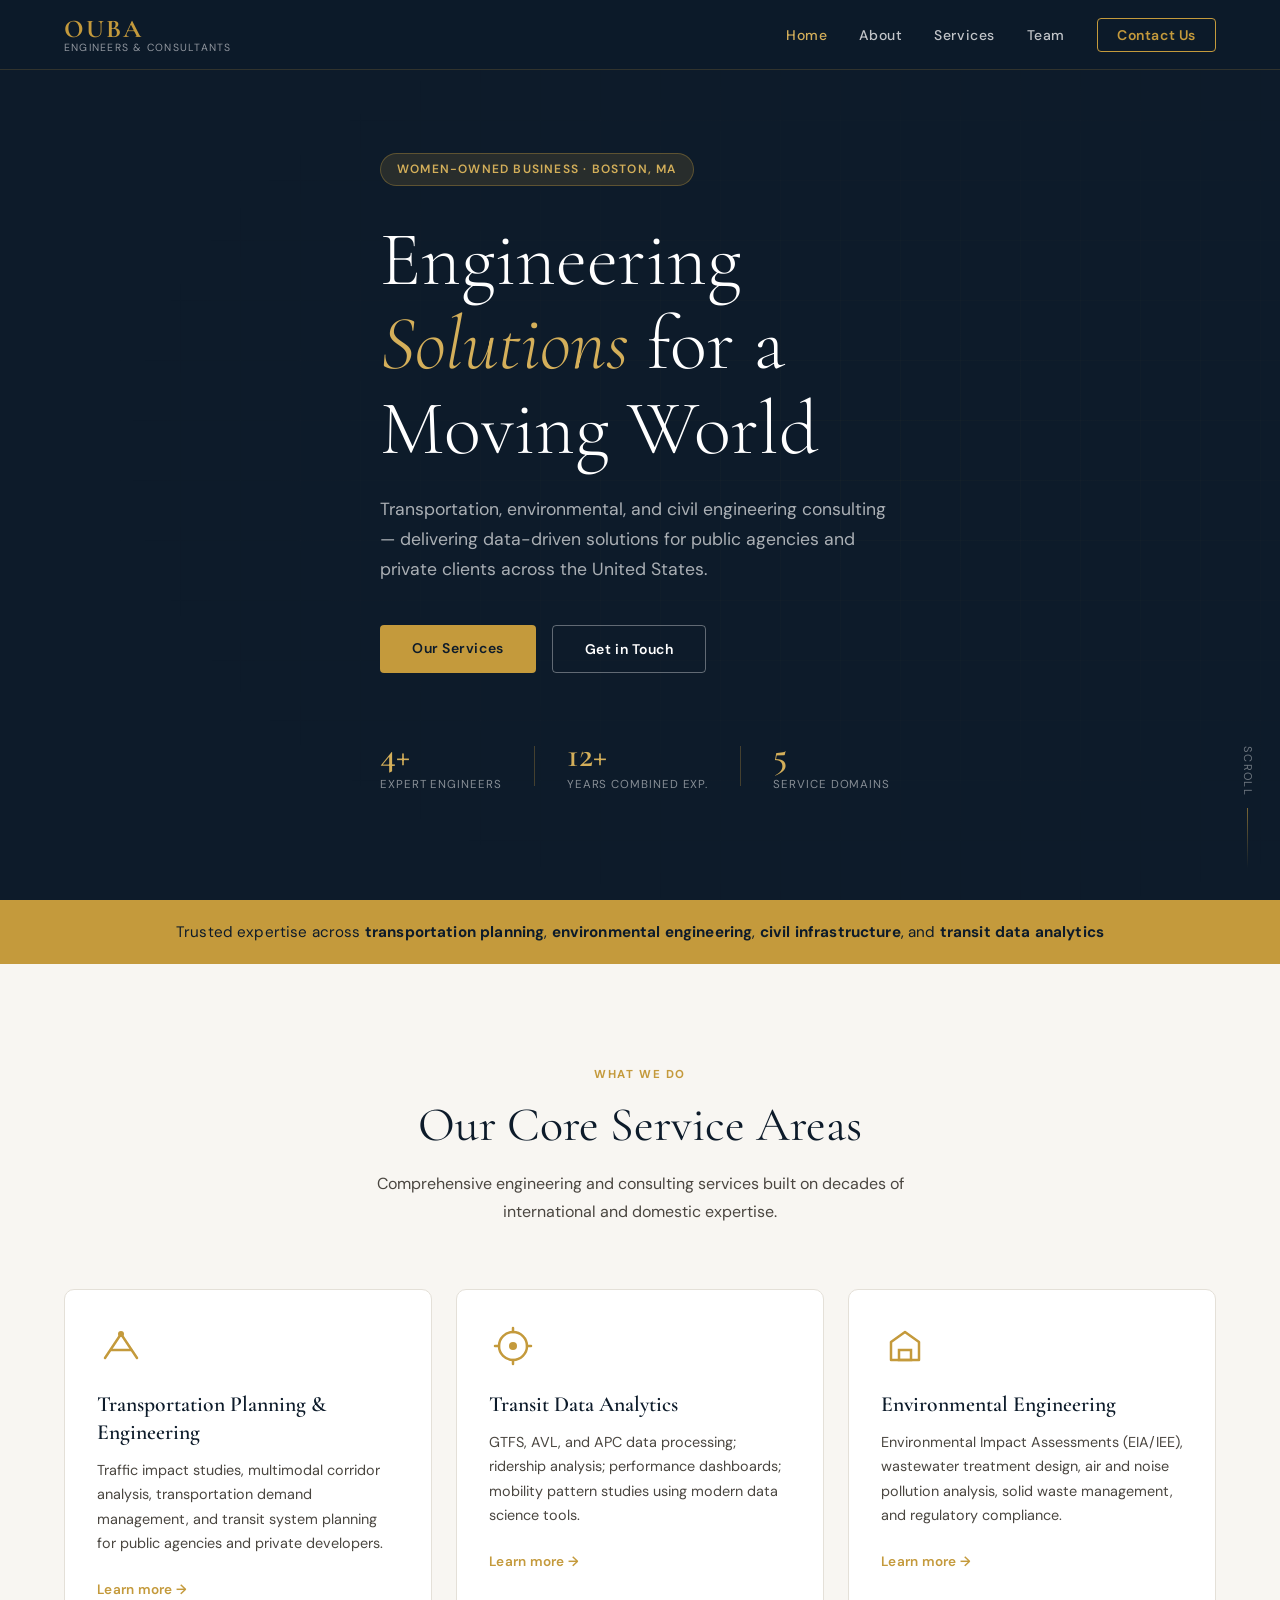
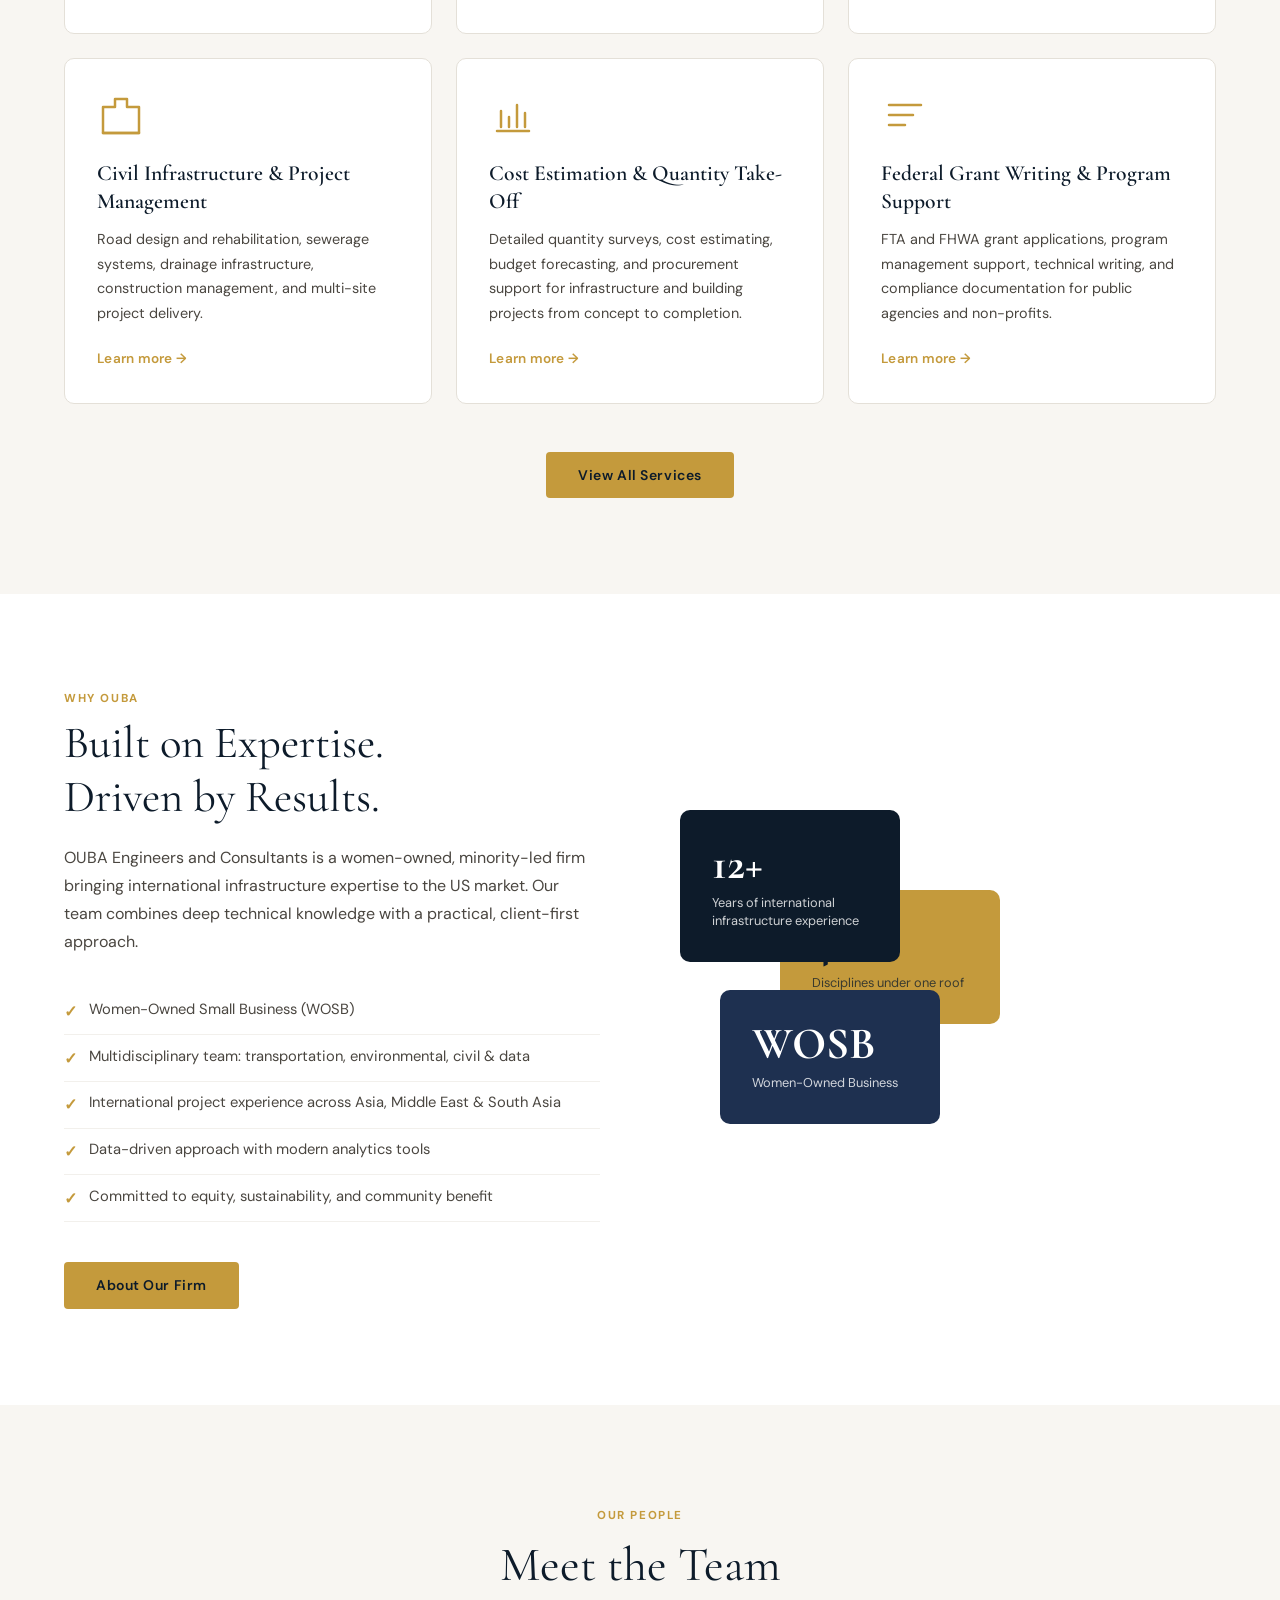
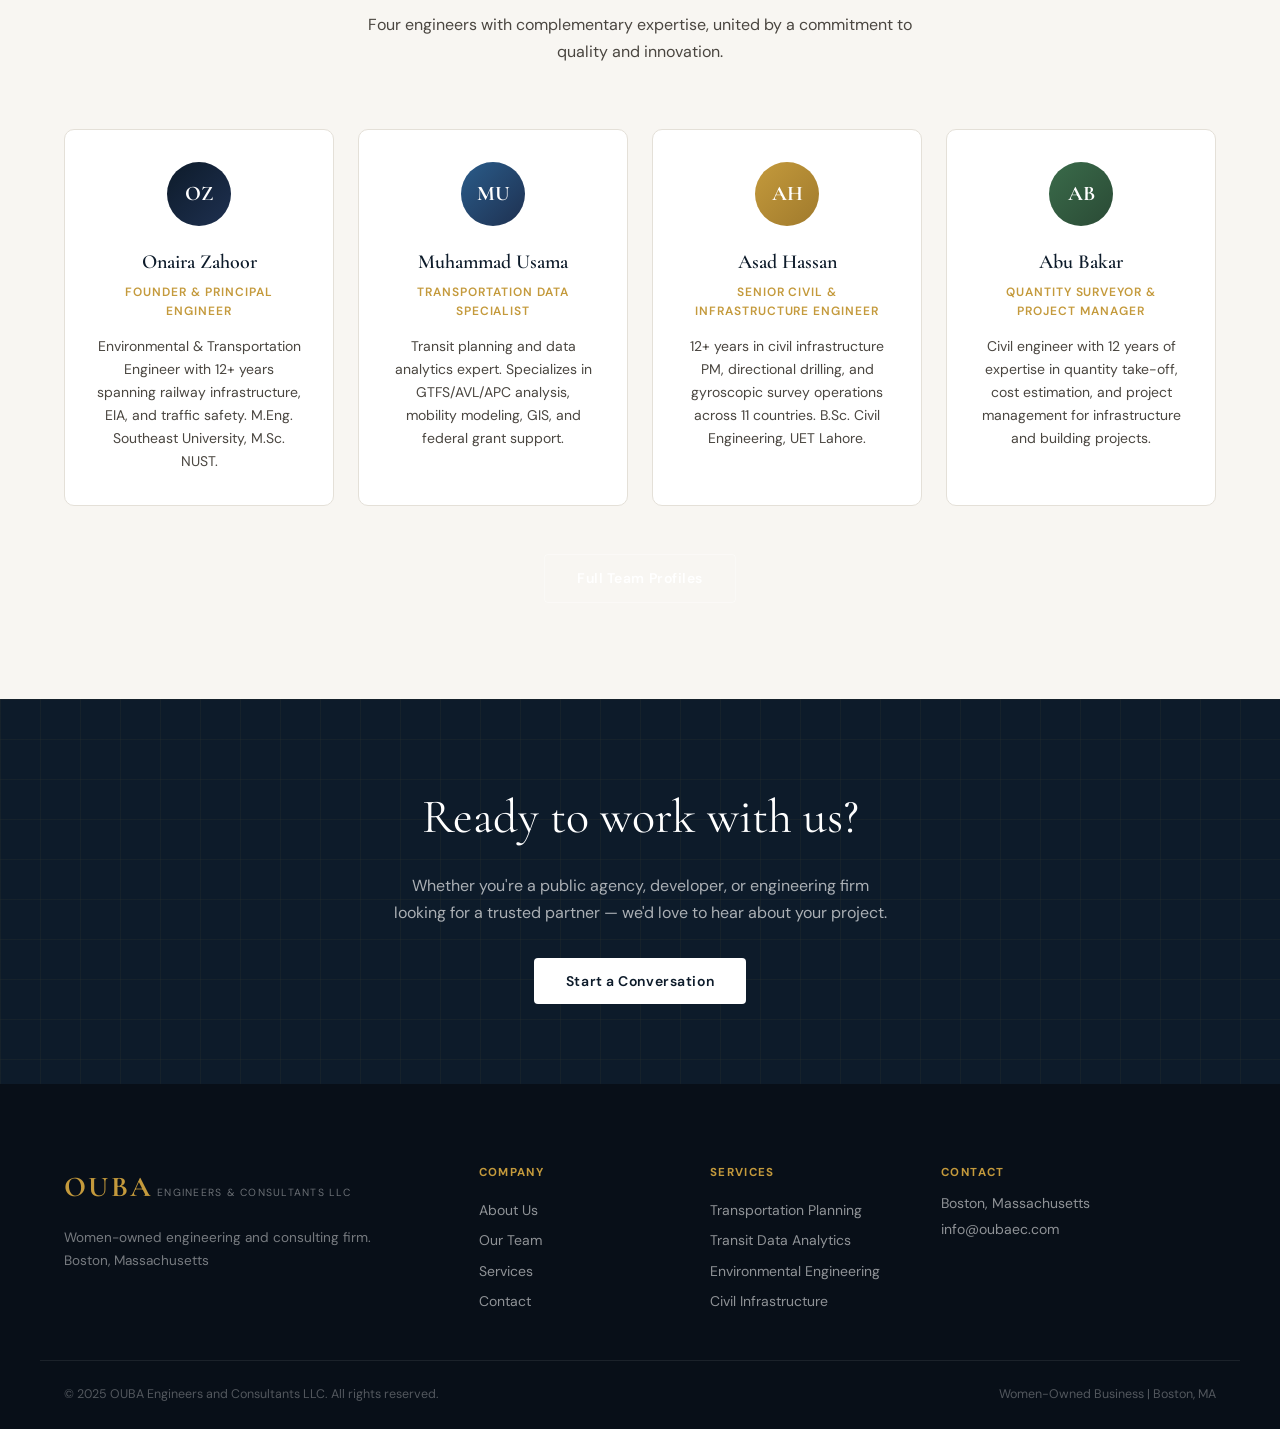
<file: index.html>
<!DOCTYPE html>
<html lang="en">
<head>
  <meta charset="UTF-8" />
  <meta name="viewport" content="width=device-width, initial-scale=1.0" />
  <title>OUBA Engineers and Consultants LLC</title>
  <meta name="description" content="Women-owned transportation, environmental, and civil engineering consulting firm based in Boston, MA. Serving public agencies and private clients across the United States." />
  <link rel="stylesheet" href="css/style.css" />
  <link rel="preconnect" href="https://fonts.googleapis.com" />
  <link rel="preconnect" href="https://fonts.gstatic.com" crossorigin />
  <link href="https://fonts.googleapis.com/css2?family=Cormorant+Garamond:wght@300;400;600;700&family=DM+Sans:wght@300;400;500;600&display=swap" rel="stylesheet" />
</head>
<body>

  <!-- NAV -->
  <header class="nav-wrap">
    <nav class="nav container">
      <a href="index.html" class="nav-logo">
        <span class="logo-ouba">OUBA</span>
        <span class="logo-sub">Engineers &amp; Consultants</span>
      </a>
      <button class="hamburger" id="hamburger" aria-label="Toggle menu">
        <span></span><span></span><span></span>
      </button>
      <ul class="nav-links" id="navLinks">
        <li><a href="index.html" class="active">Home</a></li>
        <li><a href="pages/about.html">About</a></li>
        <li><a href="pages/services.html">Services</a></li>
        <li><a href="pages/team.html">Team</a></li>
        <li><a href="pages/contact.html" class="nav-cta">Contact Us</a></li>
      </ul>
    </nav>
  </header>

  <!-- HERO -->
  <section class="hero">
    <div class="hero-bg">
      <div class="hero-grid"></div>
    </div>
    <div class="container hero-content">
      <div class="hero-badge">Women-Owned Business · Boston, MA</div>
      <h1 class="hero-title">
        Engineering<br/>
        <em>Solutions</em> for a<br/>
        Moving World
      </h1>
      <p class="hero-desc">Transportation, environmental, and civil engineering consulting — delivering data-driven solutions for public agencies and private clients across the United States.</p>
      <div class="hero-actions">
        <a href="pages/services.html" class="btn btn-primary">Our Services</a>
        <a href="pages/contact.html" class="btn btn-outline">Get in Touch</a>
      </div>
      <div class="hero-stats">
        <div class="stat"><span class="stat-num">4+</span><span class="stat-label">Expert Engineers</span></div>
        <div class="stat-divider"></div>
        <div class="stat"><span class="stat-num">12+</span><span class="stat-label">Years Combined Exp.</span></div>
        <div class="stat-divider"></div>
        <div class="stat"><span class="stat-num">5</span><span class="stat-label">Service Domains</span></div>
      </div>
    </div>
    <div class="hero-scroll">
      <span>Scroll</span>
      <div class="scroll-line"></div>
    </div>
  </section>

  <!-- INTRO STRIP -->
  <section class="intro-strip">
    <div class="container intro-strip-inner">
      <p>Trusted expertise across <strong>transportation planning</strong>, <strong>environmental engineering</strong>, <strong>civil infrastructure</strong>, and <strong>transit data analytics</strong></p>
    </div>
  </section>

  <!-- SERVICES OVERVIEW -->
  <section class="section services-overview" id="services">
    <div class="container">
      <div class="section-header">
        <span class="section-tag">What We Do</span>
        <h2>Our Core Service Areas</h2>
        <p class="section-sub">Comprehensive engineering and consulting services built on decades of international and domestic expertise.</p>
      </div>
      <div class="services-grid">

        <div class="service-card" data-delay="0">
          <div class="service-icon">
            <svg viewBox="0 0 48 48" fill="none" xmlns="http://www.w3.org/2000/svg"><path d="M8 36 L24 12 L40 36" stroke="currentColor" stroke-width="2.5" stroke-linecap="round" stroke-linejoin="round"/><path d="M14 28 L34 28" stroke="currentColor" stroke-width="2.5" stroke-linecap="round"/><circle cx="24" cy="12" r="3" fill="currentColor"/></svg>
          </div>
          <h3>Transportation Planning &amp; Engineering</h3>
          <p>Traffic impact studies, multimodal corridor analysis, transportation demand management, and transit system planning for public agencies and private developers.</p>
          <a href="pages/services.html#transportation" class="service-link">Learn more →</a>
        </div>

        <div class="service-card" data-delay="1">
          <div class="service-icon">
            <svg viewBox="0 0 48 48" fill="none" xmlns="http://www.w3.org/2000/svg"><circle cx="24" cy="24" r="14" stroke="currentColor" stroke-width="2.5"/><path d="M24 10 L24 6M24 42 L24 38M10 24 L6 24M42 24 L38 24" stroke="currentColor" stroke-width="2.5" stroke-linecap="round"/><circle cx="24" cy="24" r="4" fill="currentColor"/></svg>
          </div>
          <h3>Transit Data Analytics</h3>
          <p>GTFS, AVL, and APC data processing; ridership analysis; performance dashboards; mobility pattern studies using modern data science tools.</p>
          <a href="pages/services.html#data" class="service-link">Learn more →</a>
        </div>

        <div class="service-card" data-delay="2">
          <div class="service-icon">
            <svg viewBox="0 0 48 48" fill="none" xmlns="http://www.w3.org/2000/svg"><path d="M10 38 L10 20 L24 10 L38 20 L38 38 Z" stroke="currentColor" stroke-width="2.5" stroke-linejoin="round"/><rect x="18" y="28" width="12" height="10" stroke="currentColor" stroke-width="2.5"/></svg>
          </div>
          <h3>Environmental Engineering</h3>
          <p>Environmental Impact Assessments (EIA/IEE), wastewater treatment design, air and noise pollution analysis, solid waste management, and regulatory compliance.</p>
          <a href="pages/services.html#environmental" class="service-link">Learn more →</a>
        </div>

        <div class="service-card" data-delay="3">
          <div class="service-icon">
            <svg viewBox="0 0 48 48" fill="none" xmlns="http://www.w3.org/2000/svg"><path d="M6 42 L6 16 L18 16 L18 8 L30 8 L30 16 L42 16 L42 42 Z" stroke="currentColor" stroke-width="2.5" stroke-linejoin="round"/><path d="M6 42 L42 42" stroke="currentColor" stroke-width="2.5" stroke-linecap="round"/></svg>
          </div>
          <h3>Civil Infrastructure &amp; Project Management</h3>
          <p>Road design and rehabilitation, sewerage systems, drainage infrastructure, construction management, and multi-site project delivery.</p>
          <a href="pages/services.html#civil" class="service-link">Learn more →</a>
        </div>

        <div class="service-card" data-delay="4">
          <div class="service-icon">
            <svg viewBox="0 0 48 48" fill="none" xmlns="http://www.w3.org/2000/svg"><path d="M12 36 L12 20 M20 36 L20 26 M28 36 L28 14 M36 36 L36 22" stroke="currentColor" stroke-width="2.5" stroke-linecap="round"/><path d="M8 40 L40 40" stroke="currentColor" stroke-width="2.5" stroke-linecap="round"/></svg>
          </div>
          <h3>Cost Estimation &amp; Quantity Take-Off</h3>
          <p>Detailed quantity surveys, cost estimating, budget forecasting, and procurement support for infrastructure and building projects from concept to completion.</p>
          <a href="pages/services.html#cost" class="service-link">Learn more →</a>
        </div>

        <div class="service-card" data-delay="5">
          <div class="service-icon">
            <svg viewBox="0 0 48 48" fill="none" xmlns="http://www.w3.org/2000/svg"><path d="M8 14 L40 14 M8 24 L32 24 M8 34 L24 34" stroke="currentColor" stroke-width="2.5" stroke-linecap="round"/></svg>
          </div>
          <h3>Federal Grant Writing &amp; Program Support</h3>
          <p>FTA and FHWA grant applications, program management support, technical writing, and compliance documentation for public agencies and non-profits.</p>
          <a href="pages/services.html#grants" class="service-link">Learn more →</a>
        </div>

      </div>
      <div class="services-cta">
        <a href="pages/services.html" class="btn btn-primary">View All Services</a>
      </div>
    </div>
  </section>

  <!-- WHY OUBA -->
  <section class="section why-section">
    <div class="container why-inner">
      <div class="why-text">
        <span class="section-tag">Why OUBA</span>
        <h2>Built on Expertise.<br/>Driven by Results.</h2>
        <p>OUBA Engineers and Consultants is a women-owned, minority-led firm bringing international infrastructure expertise to the US market. Our team combines deep technical knowledge with a practical, client-first approach.</p>
        <ul class="why-list">
          <li><span class="check">✓</span> Women-Owned Small Business (WOSB)</li>
          <li><span class="check">✓</span> Multidisciplinary team: transportation, environmental, civil &amp; data</li>
          <li><span class="check">✓</span> International project experience across Asia, Middle East &amp; South Asia</li>
          <li><span class="check">✓</span> Data-driven approach with modern analytics tools</li>
          <li><span class="check">✓</span> Committed to equity, sustainability, and community benefit</li>
        </ul>
        <a href="pages/about.html" class="btn btn-primary">About Our Firm</a>
      </div>
      <div class="why-visual">
        <div class="why-card-stack">
          <div class="why-card wc1">
            <div class="wc-num">12+</div>
            <div class="wc-label">Years of international infrastructure experience</div>
          </div>
          <div class="why-card wc2">
            <div class="wc-num">4</div>
            <div class="wc-label">Disciplines under one roof</div>
          </div>
          <div class="why-card wc3">
            <div class="wc-num">WOSB</div>
            <div class="wc-label">Women-Owned Business</div>
          </div>
        </div>
      </div>
    </div>
  </section>

  <!-- TEAM PREVIEW -->
  <section class="section team-section">
    <div class="container">
      <div class="section-header">
        <span class="section-tag">Our People</span>
        <h2>Meet the Team</h2>
        <p class="section-sub">Four engineers with complementary expertise, united by a commitment to quality and innovation.</p>
      </div>
      <div class="team-grid">

        <div class="team-card">
          <div class="team-avatar tc-1">OZ</div>
          <h4>Onaira Zahoor</h4>
          <span class="team-role">Founder &amp; Principal Engineer</span>
          <p>Environmental &amp; Transportation Engineer with 12+ years spanning railway infrastructure, EIA, and traffic safety. M.Eng. Southeast University, M.Sc. NUST.</p>
        </div>

        <div class="team-card">
          <div class="team-avatar tc-2">MU</div>
          <h4>Muhammad Usama</h4>
          <span class="team-role">Transportation Data Specialist</span>
          <p>Transit planning and data analytics expert. Specializes in GTFS/AVL/APC analysis, mobility modeling, GIS, and federal grant support.</p>
        </div>

        <div class="team-card">
          <div class="team-avatar tc-3">AH</div>
          <h4>Asad Hassan</h4>
          <span class="team-role">Senior Civil &amp; Infrastructure Engineer</span>
          <p>12+ years in civil infrastructure PM, directional drilling, and gyroscopic survey operations across 11 countries. B.Sc. Civil Engineering, UET Lahore.</p>
        </div>

        <div class="team-card">
          <div class="team-avatar tc-4">AB</div>
          <h4>Abu Bakar</h4>
          <span class="team-role">Quantity Surveyor &amp; Project Manager</span>
          <p>Civil engineer with 12 years of expertise in quantity take-off, cost estimation, and project management for infrastructure and building projects.</p>
        </div>

      </div>
      <div class="services-cta">
        <a href="pages/team.html" class="btn btn-outline">Full Team Profiles</a>
      </div>
    </div>
  </section>

  <!-- CTA BANNER -->
  <section class="cta-banner">
    <div class="container cta-inner">
      <h2>Ready to work with us?</h2>
      <p>Whether you're a public agency, developer, or engineering firm looking for a trusted partner — we'd love to hear about your project.</p>
      <a href="pages/contact.html" class="btn btn-white">Start a Conversation</a>
    </div>
  </section>

  <!-- FOOTER -->
  <footer class="footer">
    <div class="container footer-inner">
      <div class="footer-brand">
        <span class="logo-ouba">OUBA</span>
        <span class="logo-sub">Engineers &amp; Consultants LLC</span>
        <p>Women-owned engineering and consulting firm.<br/>Boston, Massachusetts</p>
      </div>
      <div class="footer-links">
        <h5>Company</h5>
        <a href="pages/about.html">About Us</a>
        <a href="pages/team.html">Our Team</a>
        <a href="pages/services.html">Services</a>
        <a href="pages/contact.html">Contact</a>
      </div>
      <div class="footer-links">
        <h5>Services</h5>
        <a href="pages/services.html#transportation">Transportation Planning</a>
        <a href="pages/services.html#data">Transit Data Analytics</a>
        <a href="pages/services.html#environmental">Environmental Engineering</a>
        <a href="pages/services.html#civil">Civil Infrastructure</a>
      </div>
      <div class="footer-contact">
        <h5>Contact</h5>
        <p>Boston, Massachusetts</p>
        <a href="mailto:info@oubaec.com">info@oubaec.com</a>
      </div>
    </div>
    <div class="footer-bottom">
      <div class="container">
        <span>© 2025 OUBA Engineers and Consultants LLC. All rights reserved.</span>
        <span>Women-Owned Business | Boston, MA</span>
      </div>
    </div>
  </footer>

  <script src="js/main.js"></script>
</body>
</html>
</file>
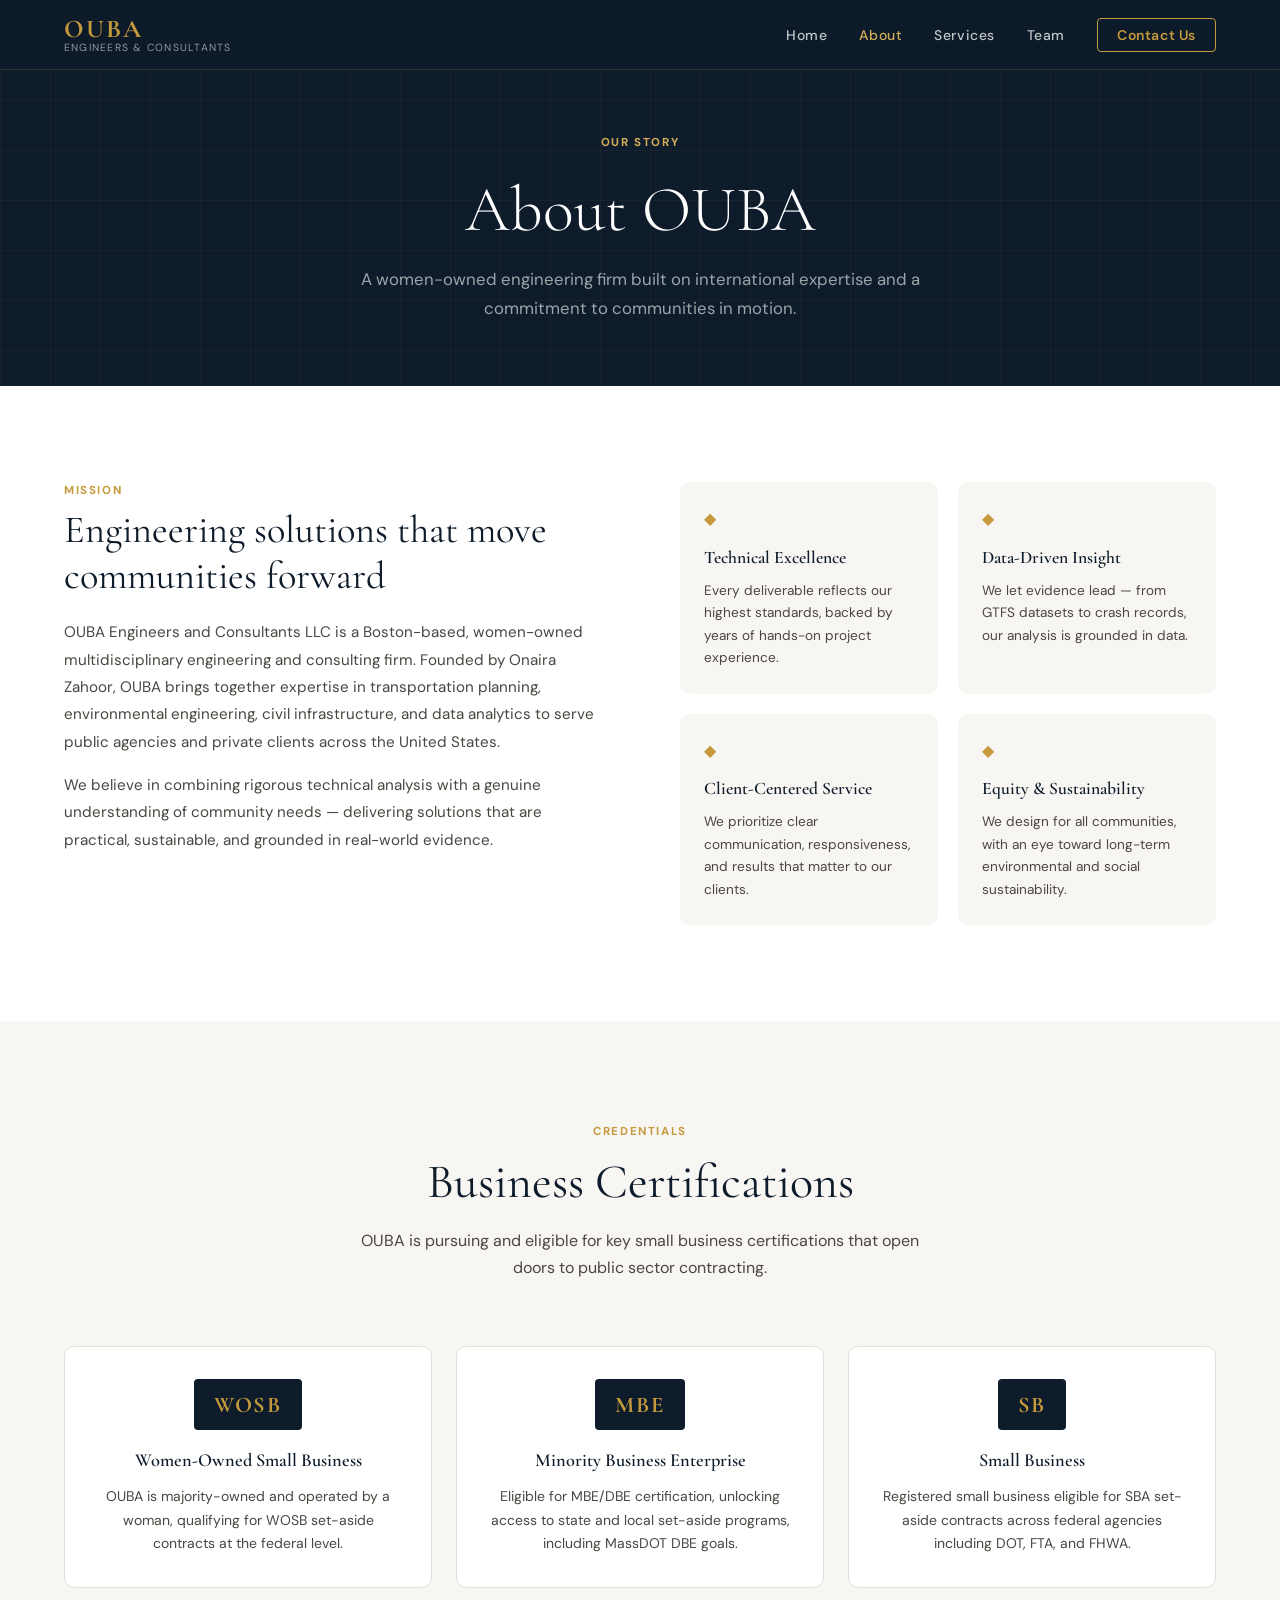
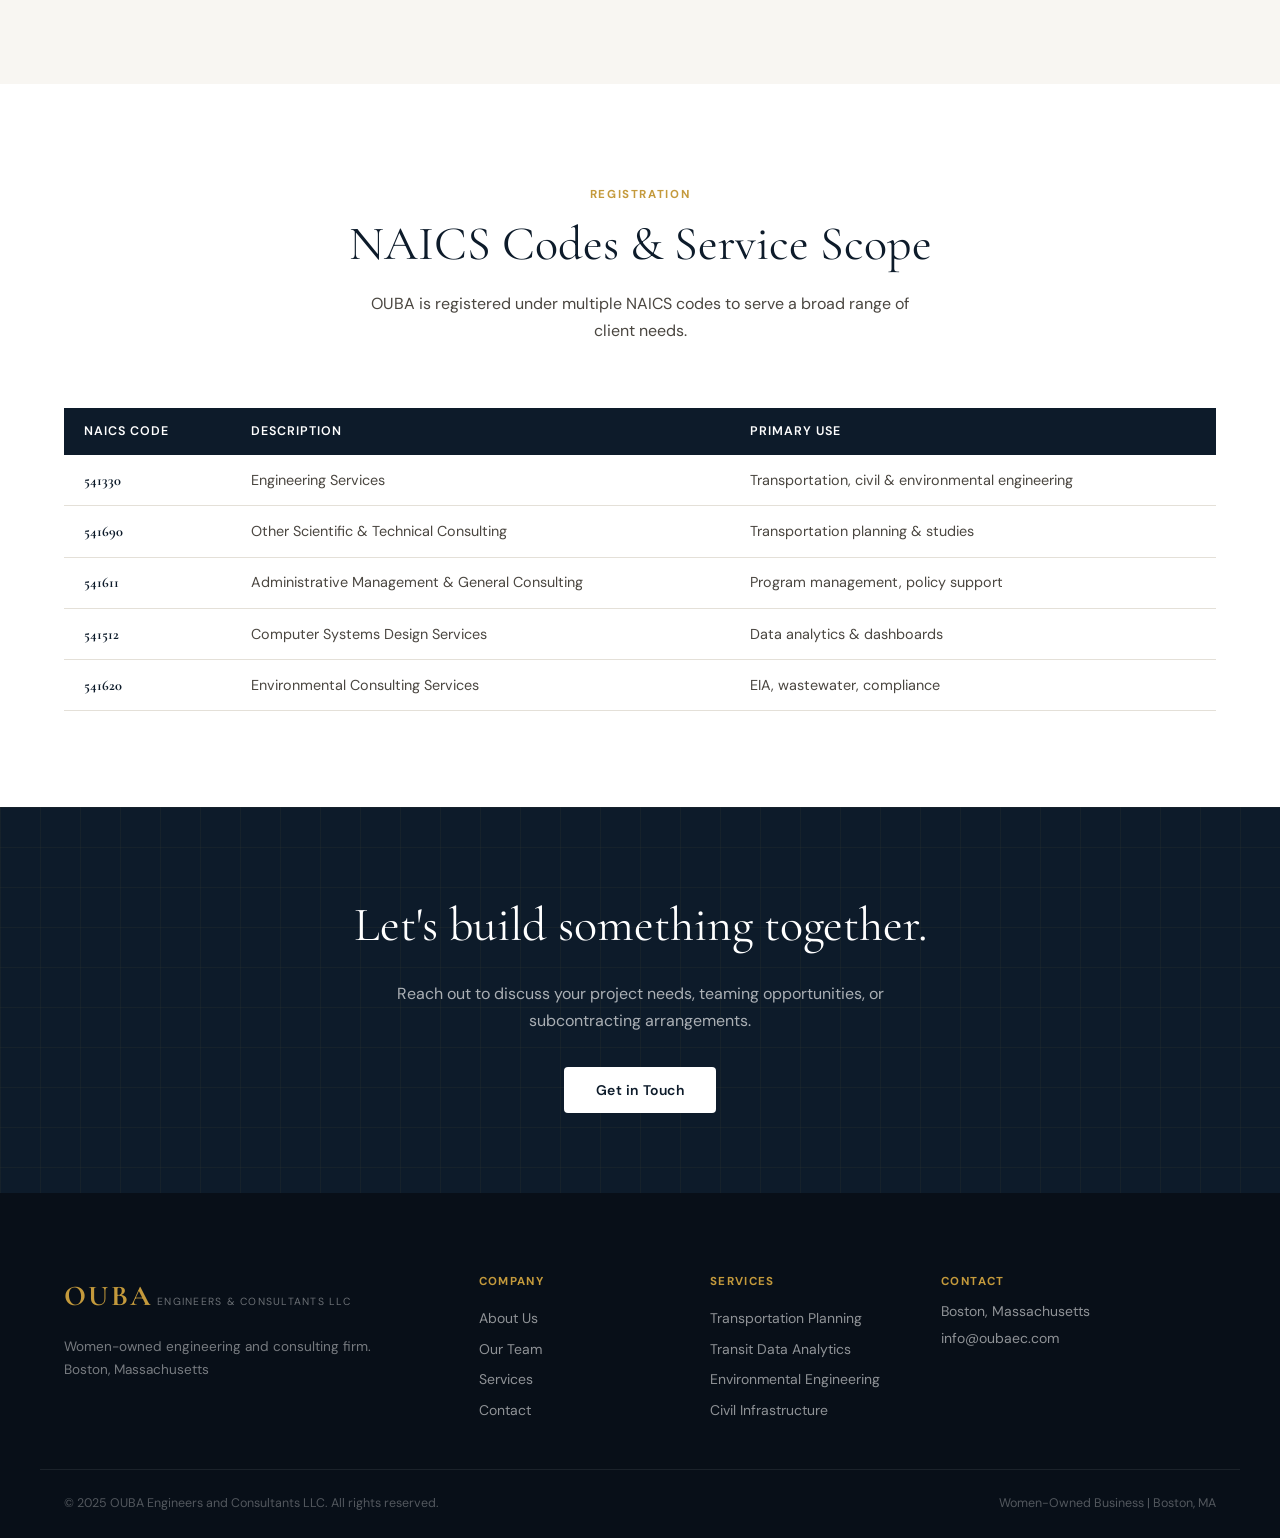
<file: pages/about.html>
<!DOCTYPE html>
<html lang="en">
<head>
  <meta charset="UTF-8" />
  <meta name="viewport" content="width=device-width, initial-scale=1.0" />
  <title>About — OUBA Engineers and Consultants LLC</title>
  <link rel="stylesheet" href="../css/style.css" />
  <link rel="stylesheet" href="../css/pages.css" />
  <link rel="preconnect" href="https://fonts.googleapis.com" />
  <link rel="preconnect" href="https://fonts.gstatic.com" crossorigin />
  <link href="https://fonts.googleapis.com/css2?family=Cormorant+Garamond:wght@300;400;600;700&family=DM+Sans:wght@300;400;500;600&display=swap" rel="stylesheet" />
</head>
<body>

  <header class="nav-wrap">
    <nav class="nav container">
      <a href="../index.html" class="nav-logo">
        <span class="logo-ouba">OUBA</span>
        <span class="logo-sub">Engineers &amp; Consultants</span>
      </a>
      <button class="hamburger" id="hamburger"><span></span><span></span><span></span></button>
      <ul class="nav-links" id="navLinks">
        <li><a href="../index.html">Home</a></li>
        <li><a href="about.html" class="active">About</a></li>
        <li><a href="services.html">Services</a></li>
        <li><a href="team.html">Team</a></li>
        <li><a href="contact.html" class="nav-cta">Contact Us</a></li>
      </ul>
    </nav>
  </header>

  <section class="page-hero">
    <div class="container page-hero-inner">
      <span class="section-tag">Our Story</span>
      <h1>About OUBA</h1>
      <p>A women-owned engineering firm built on international expertise and a commitment to communities in motion.</p>
    </div>
  </section>

  <!-- MISSION -->
  <section class="section">
    <div class="container about-mission">
      <div class="mission-text fade-up">
        <span class="section-tag">Mission</span>
        <h2>Engineering solutions that move communities forward</h2>
        <p>OUBA Engineers and Consultants LLC is a Boston-based, women-owned multidisciplinary engineering and consulting firm. Founded by Onaira Zahoor, OUBA brings together expertise in transportation planning, environmental engineering, civil infrastructure, and data analytics to serve public agencies and private clients across the United States.</p>
        <p>We believe in combining rigorous technical analysis with a genuine understanding of community needs — delivering solutions that are practical, sustainable, and grounded in real-world evidence.</p>
      </div>
      <div class="mission-values fade-up">
        <div class="value-item">
          <div class="value-icon">◆</div>
          <h4>Technical Excellence</h4>
          <p>Every deliverable reflects our highest standards, backed by years of hands-on project experience.</p>
        </div>
        <div class="value-item">
          <div class="value-icon">◆</div>
          <h4>Data-Driven Insight</h4>
          <p>We let evidence lead — from GTFS datasets to crash records, our analysis is grounded in data.</p>
        </div>
        <div class="value-item">
          <div class="value-icon">◆</div>
          <h4>Client-Centered Service</h4>
          <p>We prioritize clear communication, responsiveness, and results that matter to our clients.</p>
        </div>
        <div class="value-item">
          <div class="value-icon">◆</div>
          <h4>Equity &amp; Sustainability</h4>
          <p>We design for all communities, with an eye toward long-term environmental and social sustainability.</p>
        </div>
      </div>
    </div>
  </section>

  <!-- CERTIFICATIONS -->
  <section class="section alt-bg">
    <div class="container">
      <div class="section-header">
        <span class="section-tag">Credentials</span>
        <h2>Business Certifications</h2>
        <p class="section-sub">OUBA is pursuing and eligible for key small business certifications that open doors to public sector contracting.</p>
      </div>
      <div class="cert-grid fade-up">
        <div class="cert-card">
          <div class="cert-badge">WOSB</div>
          <h4>Women-Owned Small Business</h4>
          <p>OUBA is majority-owned and operated by a woman, qualifying for WOSB set-aside contracts at the federal level.</p>
        </div>
        <div class="cert-card">
          <div class="cert-badge">MBE</div>
          <h4>Minority Business Enterprise</h4>
          <p>Eligible for MBE/DBE certification, unlocking access to state and local set-aside programs, including MassDOT DBE goals.</p>
        </div>
        <div class="cert-card">
          <div class="cert-badge">SB</div>
          <h4>Small Business</h4>
          <p>Registered small business eligible for SBA set-aside contracts across federal agencies including DOT, FTA, and FHWA.</p>
        </div>
      </div>
    </div>
  </section>

  <!-- NAICS -->
  <section class="section">
    <div class="container">
      <div class="section-header">
        <span class="section-tag">Registration</span>
        <h2>NAICS Codes &amp; Service Scope</h2>
        <p class="section-sub">OUBA is registered under multiple NAICS codes to serve a broad range of client needs.</p>
      </div>
      <div class="naics-table-wrap fade-up">
        <table class="naics-table">
          <thead>
            <tr><th>NAICS Code</th><th>Description</th><th>Primary Use</th></tr>
          </thead>
          <tbody>
            <tr><td>541330</td><td>Engineering Services</td><td>Transportation, civil &amp; environmental engineering</td></tr>
            <tr><td>541690</td><td>Other Scientific &amp; Technical Consulting</td><td>Transportation planning &amp; studies</td></tr>
            <tr><td>541611</td><td>Administrative Management &amp; General Consulting</td><td>Program management, policy support</td></tr>
            <tr><td>541512</td><td>Computer Systems Design Services</td><td>Data analytics &amp; dashboards</td></tr>
            <tr><td>541620</td><td>Environmental Consulting Services</td><td>EIA, wastewater, compliance</td></tr>
          </tbody>
        </table>
      </div>
    </div>
  </section>

  <section class="cta-banner">
    <div class="container cta-inner">
      <h2>Let's build something together.</h2>
      <p>Reach out to discuss your project needs, teaming opportunities, or subcontracting arrangements.</p>
      <a href="contact.html" class="btn btn-white">Get in Touch</a>
    </div>
  </section>

  <footer class="footer">
    <div class="container footer-inner">
      <div class="footer-brand">
        <span class="logo-ouba">OUBA</span>
        <span class="logo-sub">Engineers &amp; Consultants LLC</span>
        <p>Women-owned engineering and consulting firm.<br/>Boston, Massachusetts</p>
      </div>
      <div class="footer-links">
        <h5>Company</h5>
        <a href="about.html">About Us</a>
        <a href="team.html">Our Team</a>
        <a href="services.html">Services</a>
        <a href="contact.html">Contact</a>
      </div>
      <div class="footer-links">
        <h5>Services</h5>
        <a href="services.html#transportation">Transportation Planning</a>
        <a href="services.html#data">Transit Data Analytics</a>
        <a href="services.html#environmental">Environmental Engineering</a>
        <a href="services.html#civil">Civil Infrastructure</a>
      </div>
      <div class="footer-contact">
        <h5>Contact</h5>
        <p>Boston, Massachusetts</p>
        <a href="mailto:info@oubaec.com">info@oubaec.com</a>
      </div>
    </div>
    <div class="footer-bottom">
      <div class="container">
        <span>© 2025 OUBA Engineers and Consultants LLC. All rights reserved.</span>
        <span>Women-Owned Business | Boston, MA</span>
      </div>
    </div>
  </footer>
  <script src="../js/main.js"></script>
</body>
</html>
</file>
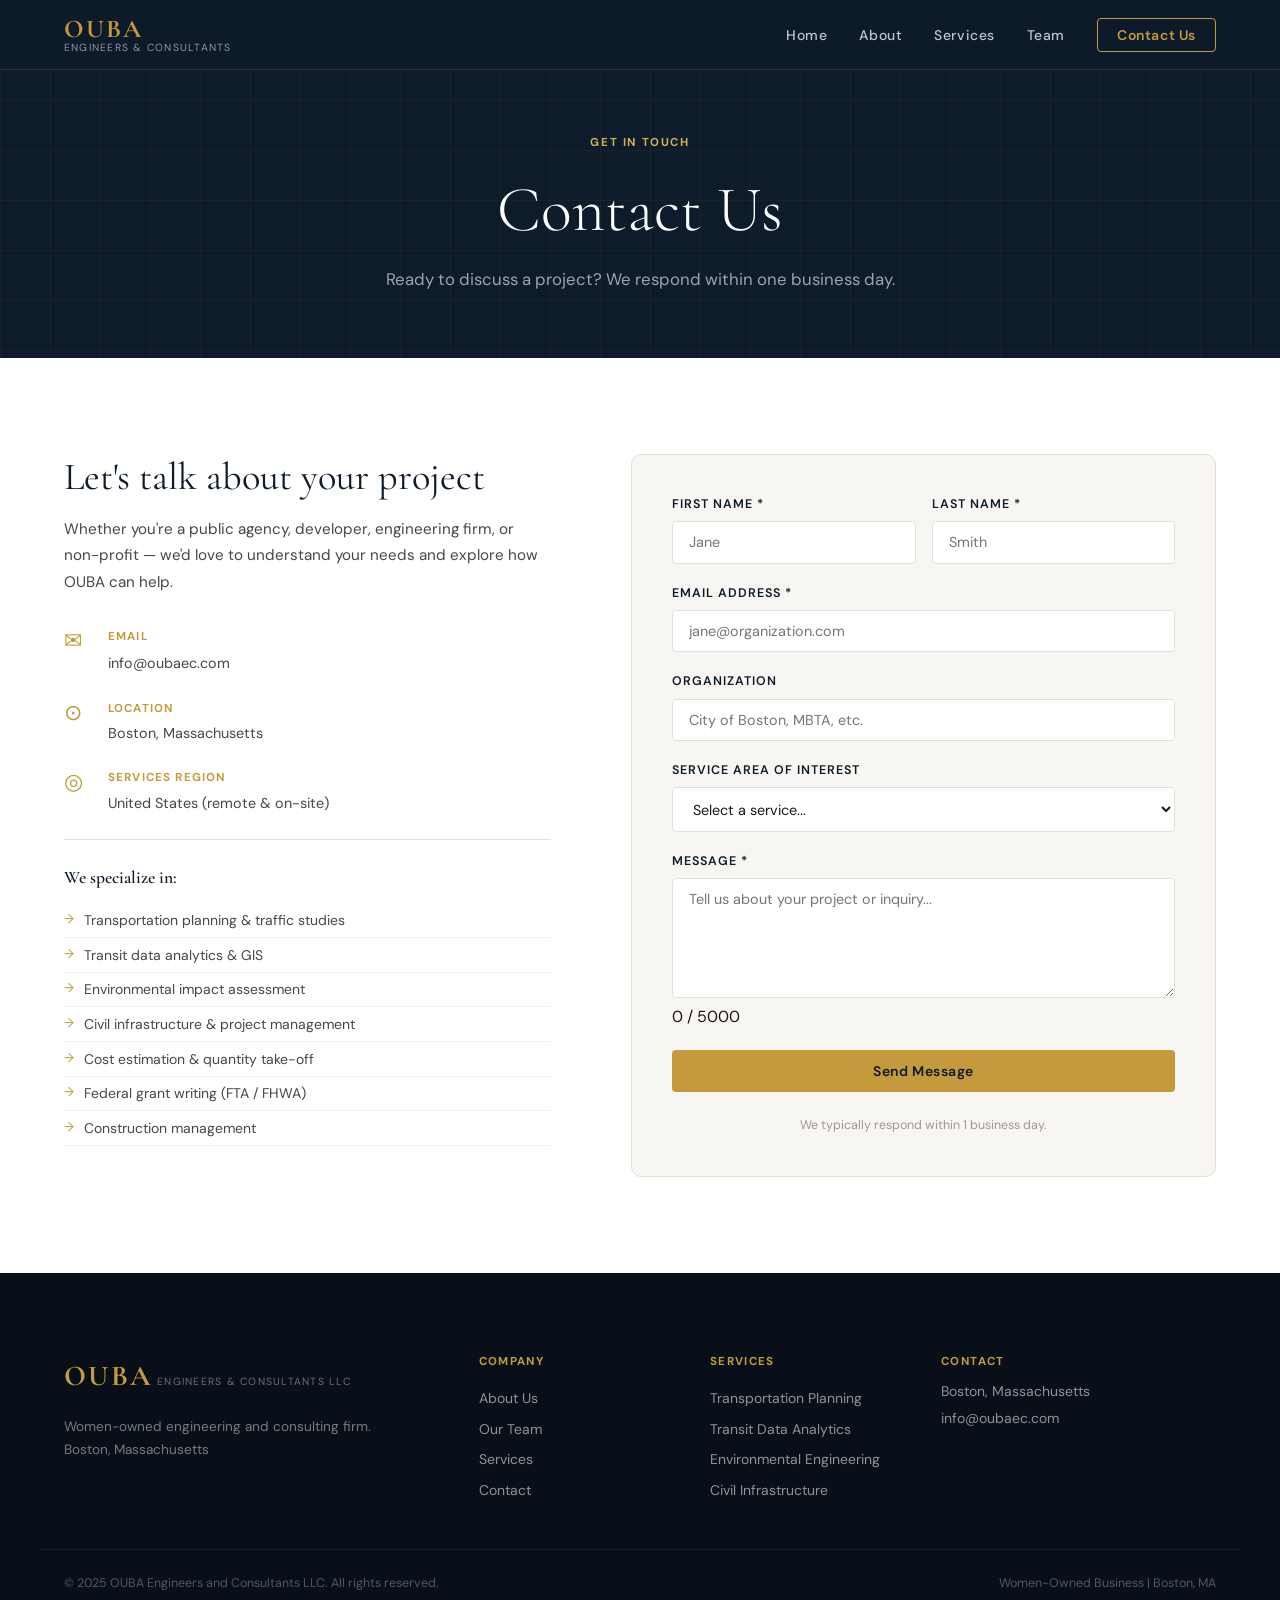
<file: pages/contact.html>
<!DOCTYPE html>
<html lang="en">
<head>
  <meta charset="UTF-8" />
  <meta name="viewport" content="width=device-width, initial-scale=1.0" />
  <title>Contact — OUBA Engineers and Consultants LLC</title>
  <link rel="stylesheet" href="../css/style.css" />
  <link rel="stylesheet" href="../css/pages.css" />
  <link rel="preconnect" href="https://fonts.googleapis.com" />
  <link rel="preconnect" href="https://fonts.gstatic.com" crossorigin />
  <link href="https://fonts.googleapis.com/css2?family=Cormorant+Garamond:wght@300;400;600;700&family=DM+Sans:wght@300;400;500;600&display=swap" rel="stylesheet" />
</head>
<body>

  <header class="nav-wrap">
    <nav class="nav container">
      <a href="../index.html" class="nav-logo">
        <span class="logo-ouba">OUBA</span>
        <span class="logo-sub">Engineers &amp; Consultants</span>
      </a>
      <button class="hamburger" id="hamburger"><span></span><span></span><span></span></button>
      <ul class="nav-links" id="navLinks">
        <li><a href="../index.html">Home</a></li>
        <li><a href="about.html">About</a></li>
        <li><a href="services.html">Services</a></li>
        <li><a href="team.html">Team</a></li>
        <li><a href="contact.html" class="active nav-cta">Contact Us</a></li>
      </ul>
    </nav>
  </header>

  <section class="page-hero">
    <div class="container page-hero-inner">
      <span class="section-tag">Get in Touch</span>
      <h1>Contact Us</h1>
      <p>Ready to discuss a project? We respond within one business day.</p>
    </div>
  </section>

  <section class="section">
    <div class="container contact-layout">

      <div class="contact-info fade-up">
        <h2>Let's talk about your project</h2>
        <p>Whether you're a public agency, developer, engineering firm, or non-profit — we'd love to understand your needs and explore how OUBA can help.</p>

        <div class="contact-item">
          <div class="contact-icon">✉</div>
          <div>
            <h5>Email</h5>
            <a href="mailto:info@oubaec.com">info@oubaec.com</a>
          </div>
        </div>

        <div class="contact-item">
          <div class="contact-icon">⊙</div>
          <div>
            <h5>Location</h5>
            <p>Boston, Massachusetts</p>
          </div>
        </div>

        <div class="contact-item">
          <div class="contact-icon">◎</div>
          <div>
            <h5>Services Region</h5>
            <p>United States (remote &amp; on-site)</p>
          </div>
        </div>

        <div class="contact-divider"></div>
        <h4>We specialize in:</h4>
        <ul class="contact-service-list">
          <li>Transportation planning &amp; traffic studies</li>
          <li>Transit data analytics &amp; GIS</li>
          <li>Environmental impact assessment</li>
          <li>Civil infrastructure &amp; project management</li>
          <li>Cost estimation &amp; quantity take-off</li>
          <li>Federal grant writing (FTA / FHWA)</li>
          <li>Construction management</li>
        </ul>
      </div>

      <div class="contact-form-wrap fade-up">
        <form class="contact-form" id="contactForm" novalidate>

          <div class="form-row">
            <div class="form-group">
              <label for="fname">First Name *</label>
              <input type="text" id="fname" name="firstName" required placeholder="Jane" autocomplete="given-name" />
            </div>
            <div class="form-group">
              <label for="lname">Last Name *</label>
              <input type="text" id="lname" name="lastName" required placeholder="Smith" autocomplete="family-name" />
            </div>
          </div>

          <div class="form-group">
            <label for="email">Email Address *</label>
            <input type="email" id="email" name="email" required placeholder="jane@organization.com" autocomplete="email" />
          </div>

          <div class="form-group">
            <label for="org">Organization</label>
            <input type="text" id="org" name="organization" placeholder="City of Boston, MBTA, etc." autocomplete="organization" />
          </div>

          <div class="form-group">
            <label for="service">Service Area of Interest</label>
            <select id="service" name="service">
              <option value="">Select a service...</option>
              <option>Transportation Planning &amp; Engineering</option>
              <option>Transit Data Analytics</option>
              <option>Environmental Engineering</option>
              <option>Civil Infrastructure &amp; PM</option>
              <option>Cost Estimation &amp; QTO</option>
              <option>Federal Grant Writing</option>
              <option>Construction Management</option>
              <option>General Inquiry / Teaming</option>
            </select>
          </div>

          <div class="form-group">
            <label for="message">Message *</label>
            <textarea id="message" name="message" required rows="5" placeholder="Tell us about your project or inquiry..." minlength="10" maxlength="5000"></textarea>
            <span class="char-count" id="charCount">0 / 5000</span>
          </div>

          <!-- HONEYPOT -->
          <div style="position:absolute;left:-9999px;top:-9999px;opacity:0;" aria-hidden="true">
            <input type="text" id="honeypot" name="honeypot" tabindex="-1" autocomplete="off" />
          </div>

          <button type="submit" class="btn btn-primary" id="submitBtn" style="width:100%;">
            Send Message
          </button>
          <p class="form-note" id="formNote">We typically respond within 1 business day.</p>

        </form>
      </div>

    </div>
  </section>

  <footer class="footer">
    <div class="container footer-inner">
      <div class="footer-brand">
        <span class="logo-ouba">OUBA</span>
        <span class="logo-sub">Engineers &amp; Consultants LLC</span>
        <p>Women-owned engineering and consulting firm.<br/>Boston, Massachusetts</p>
      </div>
      <div class="footer-links">
        <h5>Company</h5>
        <a href="about.html">About Us</a>
        <a href="team.html">Our Team</a>
        <a href="services.html">Services</a>
        <a href="contact.html">Contact</a>
      </div>
      <div class="footer-links">
        <h5>Services</h5>
        <a href="services.html#transportation">Transportation Planning</a>
        <a href="services.html#data">Transit Data Analytics</a>
        <a href="services.html#environmental">Environmental Engineering</a>
        <a href="services.html#civil">Civil Infrastructure</a>
      </div>
      <div class="footer-contact">
        <h5>Contact</h5>
        <p>Boston, Massachusetts</p>
        <a href="mailto:info@oubaec.com">info@oubaec.com</a>
      </div>
    </div>
    <div class="footer-bottom">
      <div class="container">
        <span>© 2025 OUBA Engineers and Consultants LLC. All rights reserved.</span>
        <span>Women-Owned Business | Boston, MA</span>
      </div>
    </div>
  </footer>

  <script src="../js/main.js"></script>

  <script>
    // ── Config ───────────────────────────────────────────────────
    // Paste your Apps Script deployment URL here
    var SCRIPT_URL = "https://script.google.com/macros/s/AKfycbwwPfId7jY3SPGIACDtxtu7n3nufrjLhp1zK12k1VZM2FPJ1Hve3f7qSB6bUaO9oaFYZQ/exec";
    var SECRET_TOKEN = "ouba-ec-2025-xK9m";
    var RATE_LIMIT_MS = 60000;

    // ── Character counter ────────────────────────────────────────
    var msgField = document.getElementById("message");
    var charCount = document.getElementById("charCount");
    msgField.addEventListener("input", function () {
      var len = msgField.value.length;
      charCount.textContent = len + " / 5000";
      charCount.style.color = len > 4500 ? "#C49A3C" : "#9E998E";
    });

    // ── Submit ───────────────────────────────────────────────────
    var lastSubmit = 0;

    document.getElementById("contactForm").addEventListener("submit", function (e) {
      e.preventDefault();

      var form     = e.target;
      var btn      = document.getElementById("submitBtn");
      var note     = document.getElementById("formNote");

      // Rate limit
      if (Date.now() - lastSubmit < RATE_LIMIT_MS) {
        note.innerHTML = '<span style="color:#C49A3C;">Please wait a moment before submitting again.</span>';
        return;
      }

      // Read values
      var firstName = form.firstName.value.trim();
      var lastName  = form.lastName.value.trim();
      var email     = form.email.value.trim();
      var org       = form.organization.value.trim();
      var service   = form.service.value.trim();
      var message   = form.message.value.trim();
      var honeypot  = document.getElementById("honeypot").value;

      // Honeypot — silent drop
      if (honeypot !== "") { return; }

      // Validate
      if (!firstName || !email || !message) {
        note.innerHTML = '<span style="color:red;">Please fill in all required fields.</span>';
        return;
      }
      if (!/^[^\s@]+@[^\s@]+\.[^\s@]+$/.test(email)) {
        note.innerHTML = '<span style="color:red;">Please enter a valid email address.</span>';
        return;
      }
      if (message.length < 10) {
        note.innerHTML = '<span style="color:red;">Message is too short. Please provide more detail.</span>';
        return;
      }

      // Disable button
      btn.disabled = true;
      btn.textContent = "Sending…";
      btn.style.opacity = "0.7";
      note.textContent = "Please wait…";

      // Build GET URL — avoids CORS preflight entirely
      var params = new URLSearchParams({
        token:        SECRET_TOKEN,
        firstName:    firstName,
        lastName:     lastName,
        email:        email,
        organization: org,
        service:      service,
        message:      message,
        honeypot:     ""
      });

      var url = SCRIPT_URL + "?" + params.toString();

      // Use script tag injection — works 100% with Apps Script, no CORS
      var callbackName = "oubaFormCallback_" + Date.now();

      window[callbackName] = function (response) {
        delete window[callbackName];
        document.getElementById("gasScript") && document.getElementById("gasScript").remove();

        if (response && response.status === "success") {
          lastSubmit = Date.now();
          form.innerHTML = [
            '<div style="text-align:center;padding:3rem 1rem;">',
            '<div style="font-size:2.5rem;margin-bottom:1rem;color:#C49A3C;">✓</div>',
            '<h3 style="font-family:\'Cormorant Garamond\',serif;font-size:1.8rem;color:#0D1B2A;margin-bottom:0.75rem;">Message Sent</h3>',
            '<p style="color:#4A4640;font-size:0.95rem;line-height:1.7;">',
            'Thank you for reaching out. We\'ll be in touch at ',
            '<strong style="color:#C49A3C;">' + email + '</strong>',
            ' within one business day.',
            '</p></div>'
          ].join("");
        } else {
          btn.disabled = false;
          btn.textContent = "Send Message";
          btn.style.opacity = "1";
          note.innerHTML =
            '<span style="color:red;">Submission failed (' + (response ? response.status : "unknown") + '). ' +
            'Please email <a href="mailto:info@oubaec.com" style="color:#C49A3C;">info@oubaec.com</a> directly.</span>';
        }
      };

      // Inject script tag with callback
      var script = document.createElement("script");
      script.id  = "gasScript";
      script.src = url + "&callback=" + callbackName;
      script.onerror = function () {
        btn.disabled = false;
        btn.textContent = "Send Message";
        btn.style.opacity = "1";
        note.innerHTML =
          '<span style="color:red;">Network error. Please email <a href="mailto:info@oubaec.com" style="color:#C49A3C;">info@oubaec.com</a> directly.</span>';
      };
      document.body.appendChild(script);
    });
  </script>

</body>
</html>
</file>
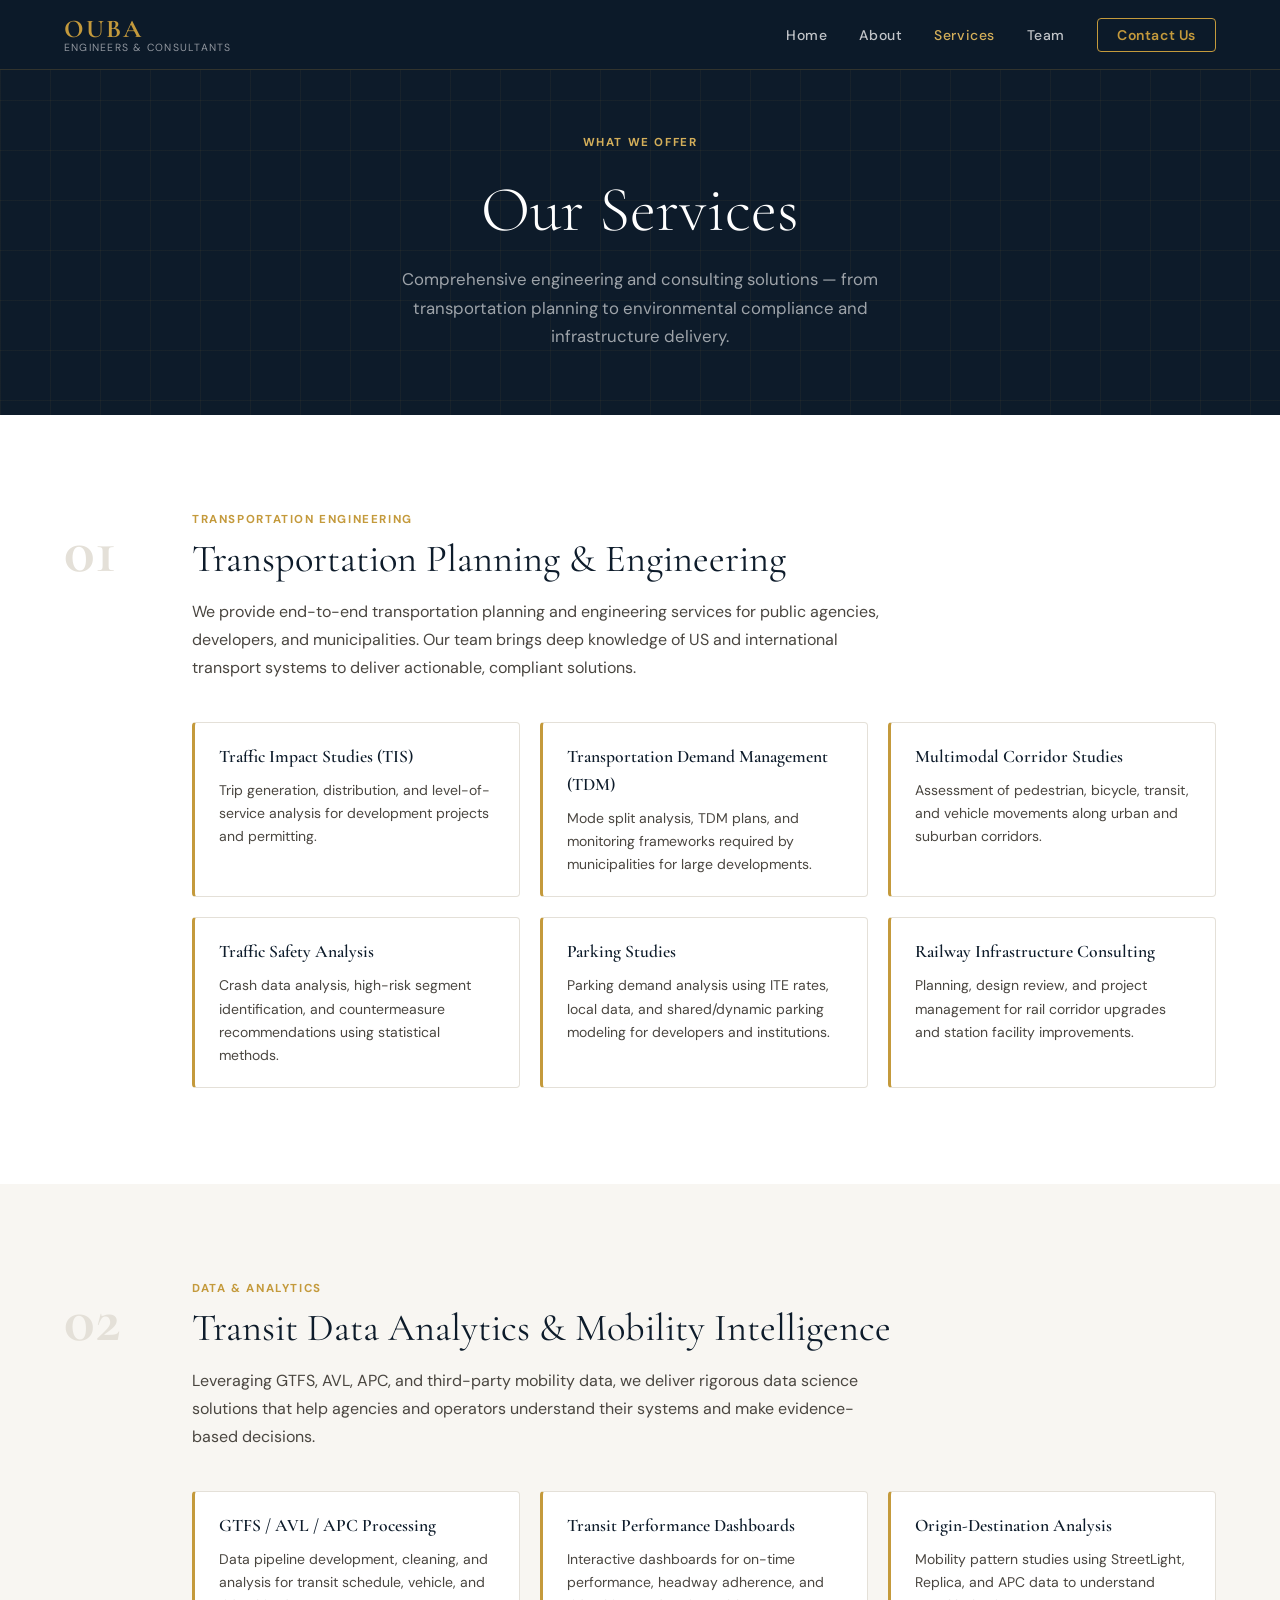
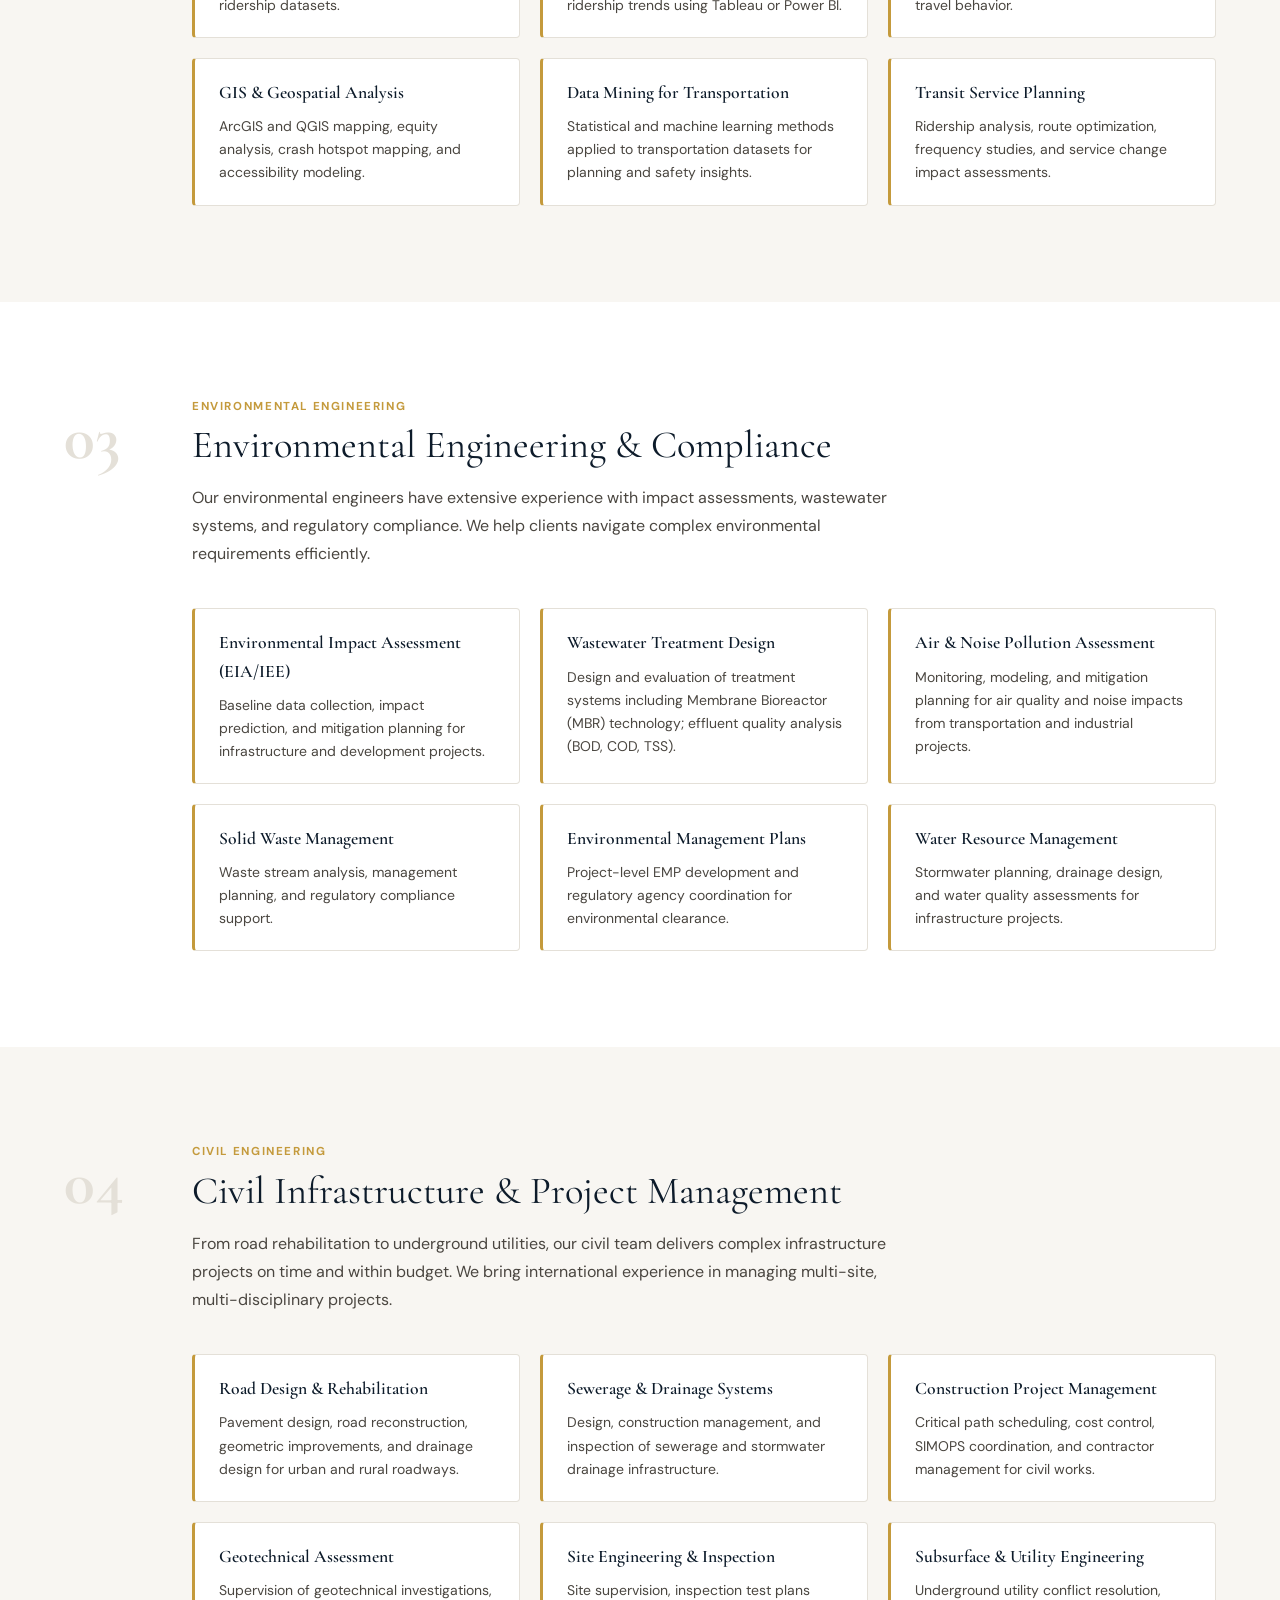
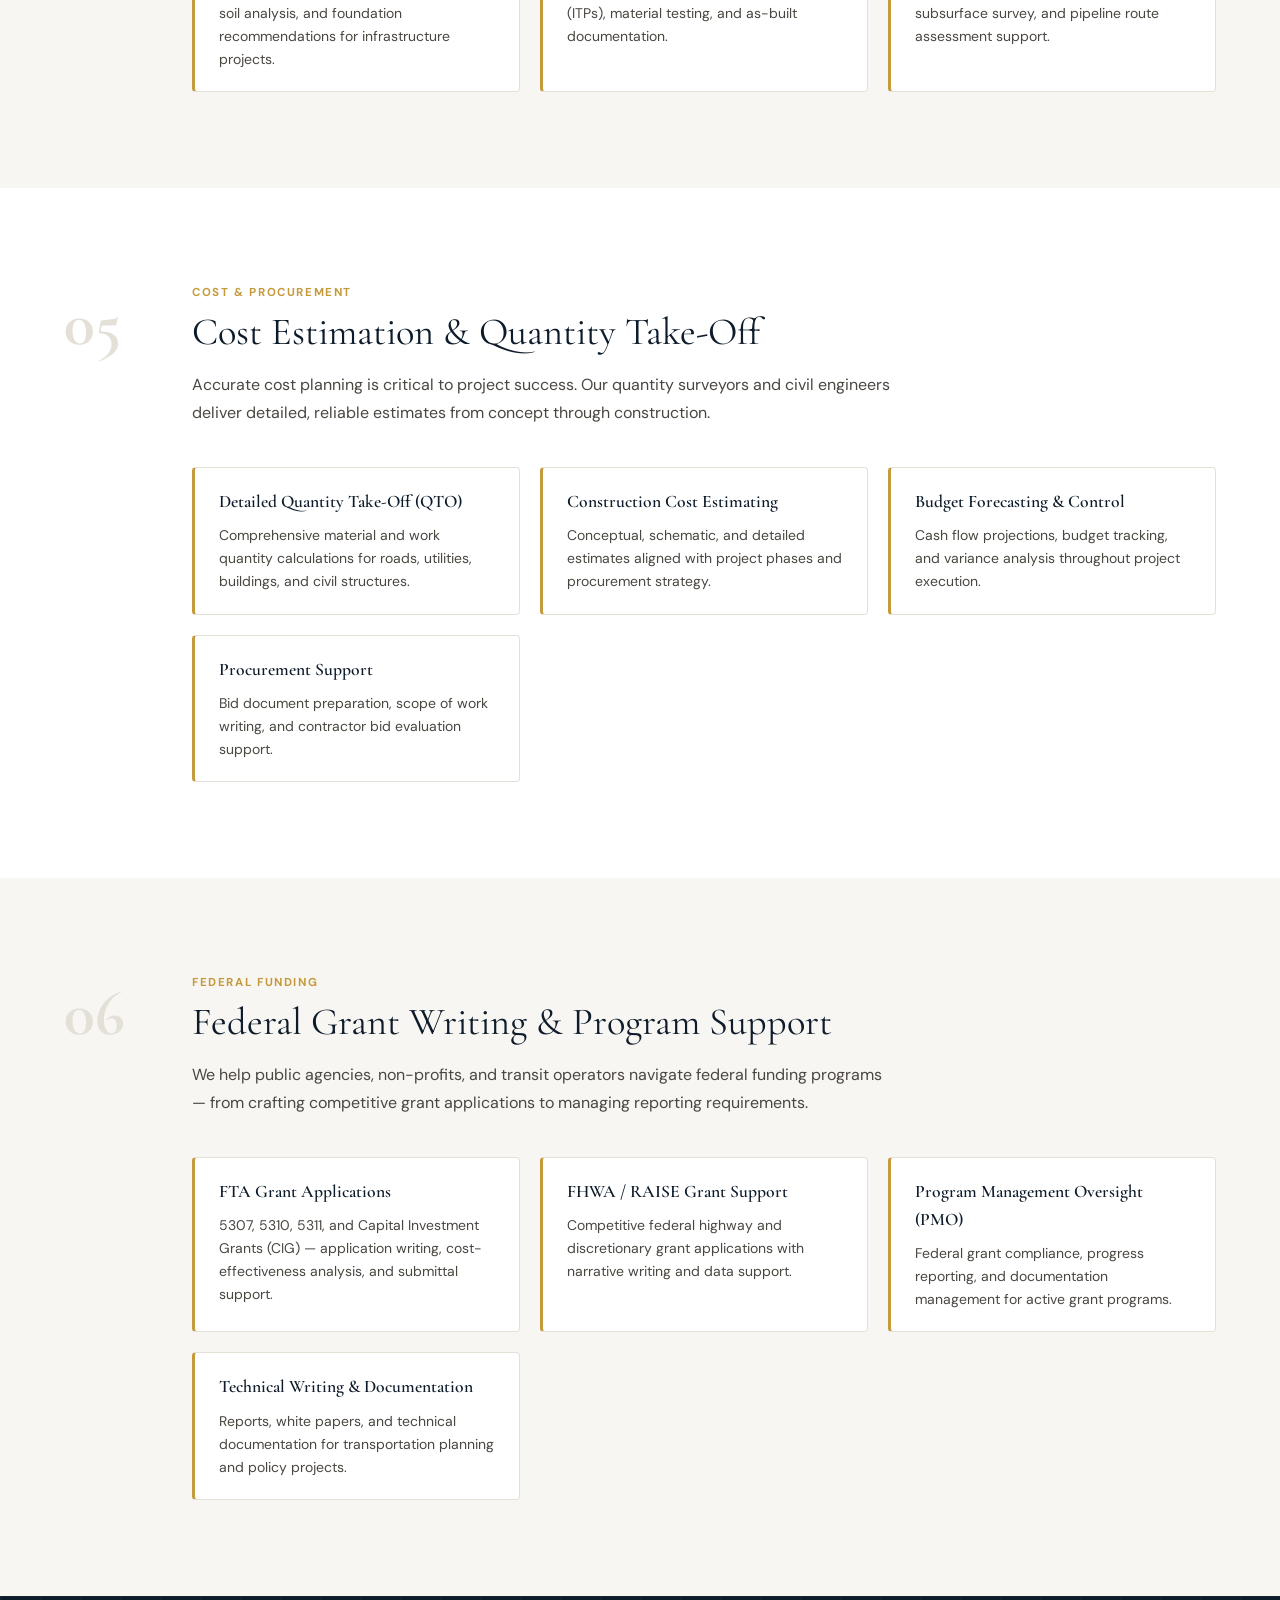
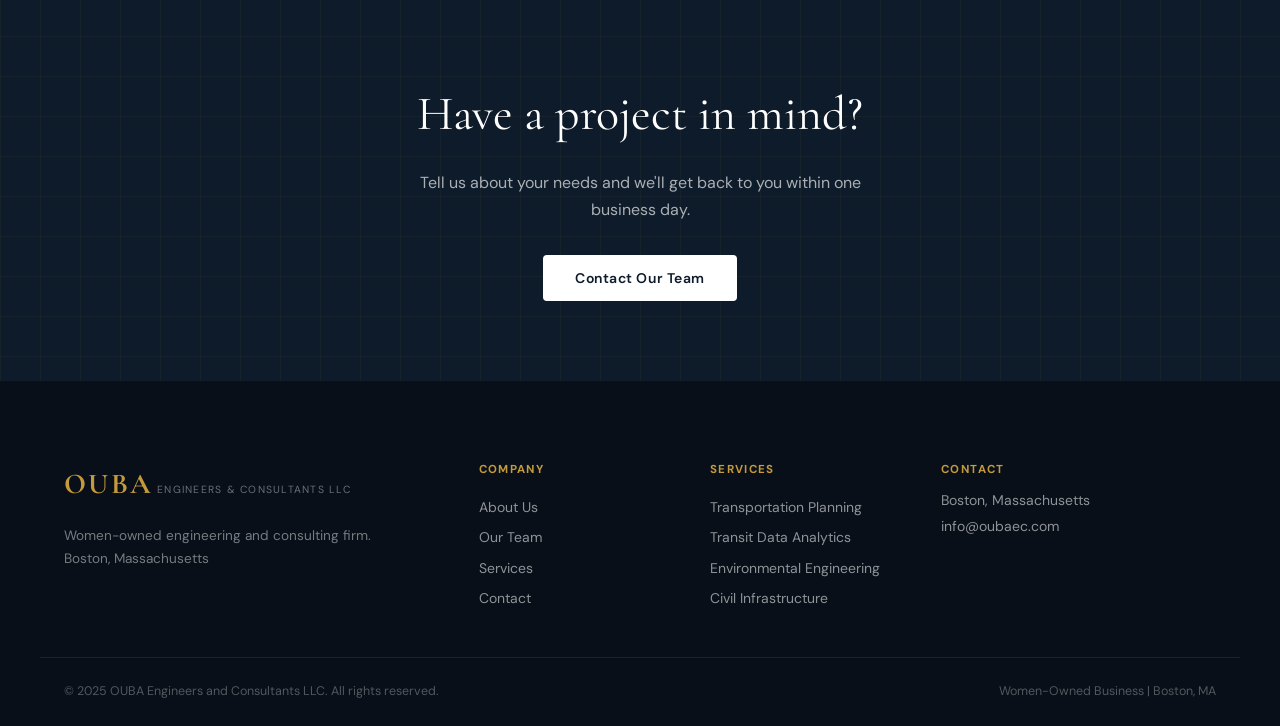
<file: pages/services.html>
<!DOCTYPE html>
<html lang="en">
<head>
  <meta charset="UTF-8" />
  <meta name="viewport" content="width=device-width, initial-scale=1.0" />
  <title>Services — OUBA Engineers and Consultants LLC</title>
  <meta name="description" content="Transportation planning, environmental engineering, civil infrastructure, data analytics, cost estimation, and federal grant writing services." />
  <link rel="stylesheet" href="../css/style.css" />
  <link rel="stylesheet" href="../css/pages.css" />
  <link rel="preconnect" href="https://fonts.googleapis.com" />
  <link rel="preconnect" href="https://fonts.gstatic.com" crossorigin />
  <link href="https://fonts.googleapis.com/css2?family=Cormorant+Garamond:wght@300;400;600;700&family=DM+Sans:wght@300;400;500;600&display=swap" rel="stylesheet" />
</head>
<body>

  <header class="nav-wrap">
    <nav class="nav container">
      <a href="../index.html" class="nav-logo">
        <span class="logo-ouba">OUBA</span>
        <span class="logo-sub">Engineers &amp; Consultants</span>
      </a>
      <button class="hamburger" id="hamburger"><span></span><span></span><span></span></button>
      <ul class="nav-links" id="navLinks">
        <li><a href="../index.html">Home</a></li>
        <li><a href="about.html">About</a></li>
        <li><a href="services.html" class="active">Services</a></li>
        <li><a href="team.html">Team</a></li>
        <li><a href="contact.html" class="nav-cta">Contact Us</a></li>
      </ul>
    </nav>
  </header>

  <section class="page-hero">
    <div class="container page-hero-inner">
      <span class="section-tag">What We Offer</span>
      <h1>Our Services</h1>
      <p>Comprehensive engineering and consulting solutions — from transportation planning to environmental compliance and infrastructure delivery.</p>
    </div>
  </section>

  <!-- SERVICE 1: TRANSPORTATION -->
  <section class="section service-detail" id="transportation">
    <div class="container service-detail-inner">
      <div class="sd-label">01</div>
      <div class="sd-content">
        <span class="section-tag">Transportation Engineering</span>
        <h2>Transportation Planning &amp; Engineering</h2>
        <p>We provide end-to-end transportation planning and engineering services for public agencies, developers, and municipalities. Our team brings deep knowledge of US and international transport systems to deliver actionable, compliant solutions.</p>
        <div class="service-items-grid">
          <div class="si-item"><h4>Traffic Impact Studies (TIS)</h4><p>Trip generation, distribution, and level-of-service analysis for development projects and permitting.</p></div>
          <div class="si-item"><h4>Transportation Demand Management (TDM)</h4><p>Mode split analysis, TDM plans, and monitoring frameworks required by municipalities for large developments.</p></div>
          <div class="si-item"><h4>Multimodal Corridor Studies</h4><p>Assessment of pedestrian, bicycle, transit, and vehicle movements along urban and suburban corridors.</p></div>
          <div class="si-item"><h4>Traffic Safety Analysis</h4><p>Crash data analysis, high-risk segment identification, and countermeasure recommendations using statistical methods.</p></div>
          <div class="si-item"><h4>Parking Studies</h4><p>Parking demand analysis using ITE rates, local data, and shared/dynamic parking modeling for developers and institutions.</p></div>
          <div class="si-item"><h4>Railway Infrastructure Consulting</h4><p>Planning, design review, and project management for rail corridor upgrades and station facility improvements.</p></div>
        </div>
      </div>
    </div>
  </section>

  <!-- SERVICE 2: DATA -->
  <section class="section service-detail alt-bg" id="data">
    <div class="container service-detail-inner">
      <div class="sd-label">02</div>
      <div class="sd-content">
        <span class="section-tag">Data &amp; Analytics</span>
        <h2>Transit Data Analytics &amp; Mobility Intelligence</h2>
        <p>Leveraging GTFS, AVL, APC, and third-party mobility data, we deliver rigorous data science solutions that help agencies and operators understand their systems and make evidence-based decisions.</p>
        <div class="service-items-grid">
          <div class="si-item"><h4>GTFS / AVL / APC Processing</h4><p>Data pipeline development, cleaning, and analysis for transit schedule, vehicle, and ridership datasets.</p></div>
          <div class="si-item"><h4>Transit Performance Dashboards</h4><p>Interactive dashboards for on-time performance, headway adherence, and ridership trends using Tableau or Power BI.</p></div>
          <div class="si-item"><h4>Origin-Destination Analysis</h4><p>Mobility pattern studies using StreetLight, Replica, and APC data to understand travel behavior.</p></div>
          <div class="si-item"><h4>GIS &amp; Geospatial Analysis</h4><p>ArcGIS and QGIS mapping, equity analysis, crash hotspot mapping, and accessibility modeling.</p></div>
          <div class="si-item"><h4>Data Mining for Transportation</h4><p>Statistical and machine learning methods applied to transportation datasets for planning and safety insights.</p></div>
          <div class="si-item"><h4>Transit Service Planning</h4><p>Ridership analysis, route optimization, frequency studies, and service change impact assessments.</p></div>
        </div>
      </div>
    </div>
  </section>

  <!-- SERVICE 3: ENVIRONMENTAL -->
  <section class="section service-detail" id="environmental">
    <div class="container service-detail-inner">
      <div class="sd-label">03</div>
      <div class="sd-content">
        <span class="section-tag">Environmental Engineering</span>
        <h2>Environmental Engineering &amp; Compliance</h2>
        <p>Our environmental engineers have extensive experience with impact assessments, wastewater systems, and regulatory compliance. We help clients navigate complex environmental requirements efficiently.</p>
        <div class="service-items-grid">
          <div class="si-item"><h4>Environmental Impact Assessment (EIA/IEE)</h4><p>Baseline data collection, impact prediction, and mitigation planning for infrastructure and development projects.</p></div>
          <div class="si-item"><h4>Wastewater Treatment Design</h4><p>Design and evaluation of treatment systems including Membrane Bioreactor (MBR) technology; effluent quality analysis (BOD, COD, TSS).</p></div>
          <div class="si-item"><h4>Air &amp; Noise Pollution Assessment</h4><p>Monitoring, modeling, and mitigation planning for air quality and noise impacts from transportation and industrial projects.</p></div>
          <div class="si-item"><h4>Solid Waste Management</h4><p>Waste stream analysis, management planning, and regulatory compliance support.</p></div>
          <div class="si-item"><h4>Environmental Management Plans</h4><p>Project-level EMP development and regulatory agency coordination for environmental clearance.</p></div>
          <div class="si-item"><h4>Water Resource Management</h4><p>Stormwater planning, drainage design, and water quality assessments for infrastructure projects.</p></div>
        </div>
      </div>
    </div>
  </section>

  <!-- SERVICE 4: CIVIL -->
  <section class="section service-detail alt-bg" id="civil">
    <div class="container service-detail-inner">
      <div class="sd-label">04</div>
      <div class="sd-content">
        <span class="section-tag">Civil Engineering</span>
        <h2>Civil Infrastructure &amp; Project Management</h2>
        <p>From road rehabilitation to underground utilities, our civil team delivers complex infrastructure projects on time and within budget. We bring international experience in managing multi-site, multi-disciplinary projects.</p>
        <div class="service-items-grid">
          <div class="si-item"><h4>Road Design &amp; Rehabilitation</h4><p>Pavement design, road reconstruction, geometric improvements, and drainage design for urban and rural roadways.</p></div>
          <div class="si-item"><h4>Sewerage &amp; Drainage Systems</h4><p>Design, construction management, and inspection of sewerage and stormwater drainage infrastructure.</p></div>
          <div class="si-item"><h4>Construction Project Management</h4><p>Critical path scheduling, cost control, SIMOPS coordination, and contractor management for civil works.</p></div>
          <div class="si-item"><h4>Geotechnical Assessment</h4><p>Supervision of geotechnical investigations, soil analysis, and foundation recommendations for infrastructure projects.</p></div>
          <div class="si-item"><h4>Site Engineering &amp; Inspection</h4><p>Site supervision, inspection test plans (ITPs), material testing, and as-built documentation.</p></div>
          <div class="si-item"><h4>Subsurface &amp; Utility Engineering</h4><p>Underground utility conflict resolution, subsurface survey, and pipeline route assessment support.</p></div>
        </div>
      </div>
    </div>
  </section>

  <!-- SERVICE 5: COST -->
  <section class="section service-detail" id="cost">
    <div class="container service-detail-inner">
      <div class="sd-label">05</div>
      <div class="sd-content">
        <span class="section-tag">Cost &amp; Procurement</span>
        <h2>Cost Estimation &amp; Quantity Take-Off</h2>
        <p>Accurate cost planning is critical to project success. Our quantity surveyors and civil engineers deliver detailed, reliable estimates from concept through construction.</p>
        <div class="service-items-grid">
          <div class="si-item"><h4>Detailed Quantity Take-Off (QTO)</h4><p>Comprehensive material and work quantity calculations for roads, utilities, buildings, and civil structures.</p></div>
          <div class="si-item"><h4>Construction Cost Estimating</h4><p>Conceptual, schematic, and detailed estimates aligned with project phases and procurement strategy.</p></div>
          <div class="si-item"><h4>Budget Forecasting &amp; Control</h4><p>Cash flow projections, budget tracking, and variance analysis throughout project execution.</p></div>
          <div class="si-item"><h4>Procurement Support</h4><p>Bid document preparation, scope of work writing, and contractor bid evaluation support.</p></div>
        </div>
      </div>
    </div>
  </section>

  <!-- SERVICE 6: GRANTS -->
  <section class="section service-detail alt-bg" id="grants">
    <div class="container service-detail-inner">
      <div class="sd-label">06</div>
      <div class="sd-content">
        <span class="section-tag">Federal Funding</span>
        <h2>Federal Grant Writing &amp; Program Support</h2>
        <p>We help public agencies, non-profits, and transit operators navigate federal funding programs — from crafting competitive grant applications to managing reporting requirements.</p>
        <div class="service-items-grid">
          <div class="si-item"><h4>FTA Grant Applications</h4><p>5307, 5310, 5311, and Capital Investment Grants (CIG) — application writing, cost-effectiveness analysis, and submittal support.</p></div>
          <div class="si-item"><h4>FHWA / RAISE Grant Support</h4><p>Competitive federal highway and discretionary grant applications with narrative writing and data support.</p></div>
          <div class="si-item"><h4>Program Management Oversight (PMO)</h4><p>Federal grant compliance, progress reporting, and documentation management for active grant programs.</p></div>
          <div class="si-item"><h4>Technical Writing &amp; Documentation</h4><p>Reports, white papers, and technical documentation for transportation planning and policy projects.</p></div>
        </div>
      </div>
    </div>
  </section>

  <!-- CTA -->
  <section class="cta-banner">
    <div class="container cta-inner">
      <h2>Have a project in mind?</h2>
      <p>Tell us about your needs and we'll get back to you within one business day.</p>
      <a href="contact.html" class="btn btn-white">Contact Our Team</a>
    </div>
  </section>

  <footer class="footer">
    <div class="container footer-inner">
      <div class="footer-brand">
        <span class="logo-ouba">OUBA</span>
        <span class="logo-sub">Engineers &amp; Consultants LLC</span>
        <p>Women-owned engineering and consulting firm.<br/>Boston, Massachusetts</p>
      </div>
      <div class="footer-links">
        <h5>Company</h5>
        <a href="about.html">About Us</a>
        <a href="team.html">Our Team</a>
        <a href="services.html">Services</a>
        <a href="contact.html">Contact</a>
      </div>
      <div class="footer-links">
        <h5>Services</h5>
        <a href="#transportation">Transportation Planning</a>
        <a href="#data">Transit Data Analytics</a>
        <a href="#environmental">Environmental Engineering</a>
        <a href="#civil">Civil Infrastructure</a>
      </div>
      <div class="footer-contact">
        <h5>Contact</h5>
        <p>Boston, Massachusetts</p>
        <a href="mailto:info@oubaec.com">info@oubaec.com</a>
      </div>
    </div>
    <div class="footer-bottom">
      <div class="container">
        <span>© 2025 OUBA Engineers and Consultants LLC. All rights reserved.</span>
        <span>Women-Owned Business | Boston, MA</span>
      </div>
    </div>
  </footer>

  <script src="../js/main.js"></script>
</body>
</html>
</file>
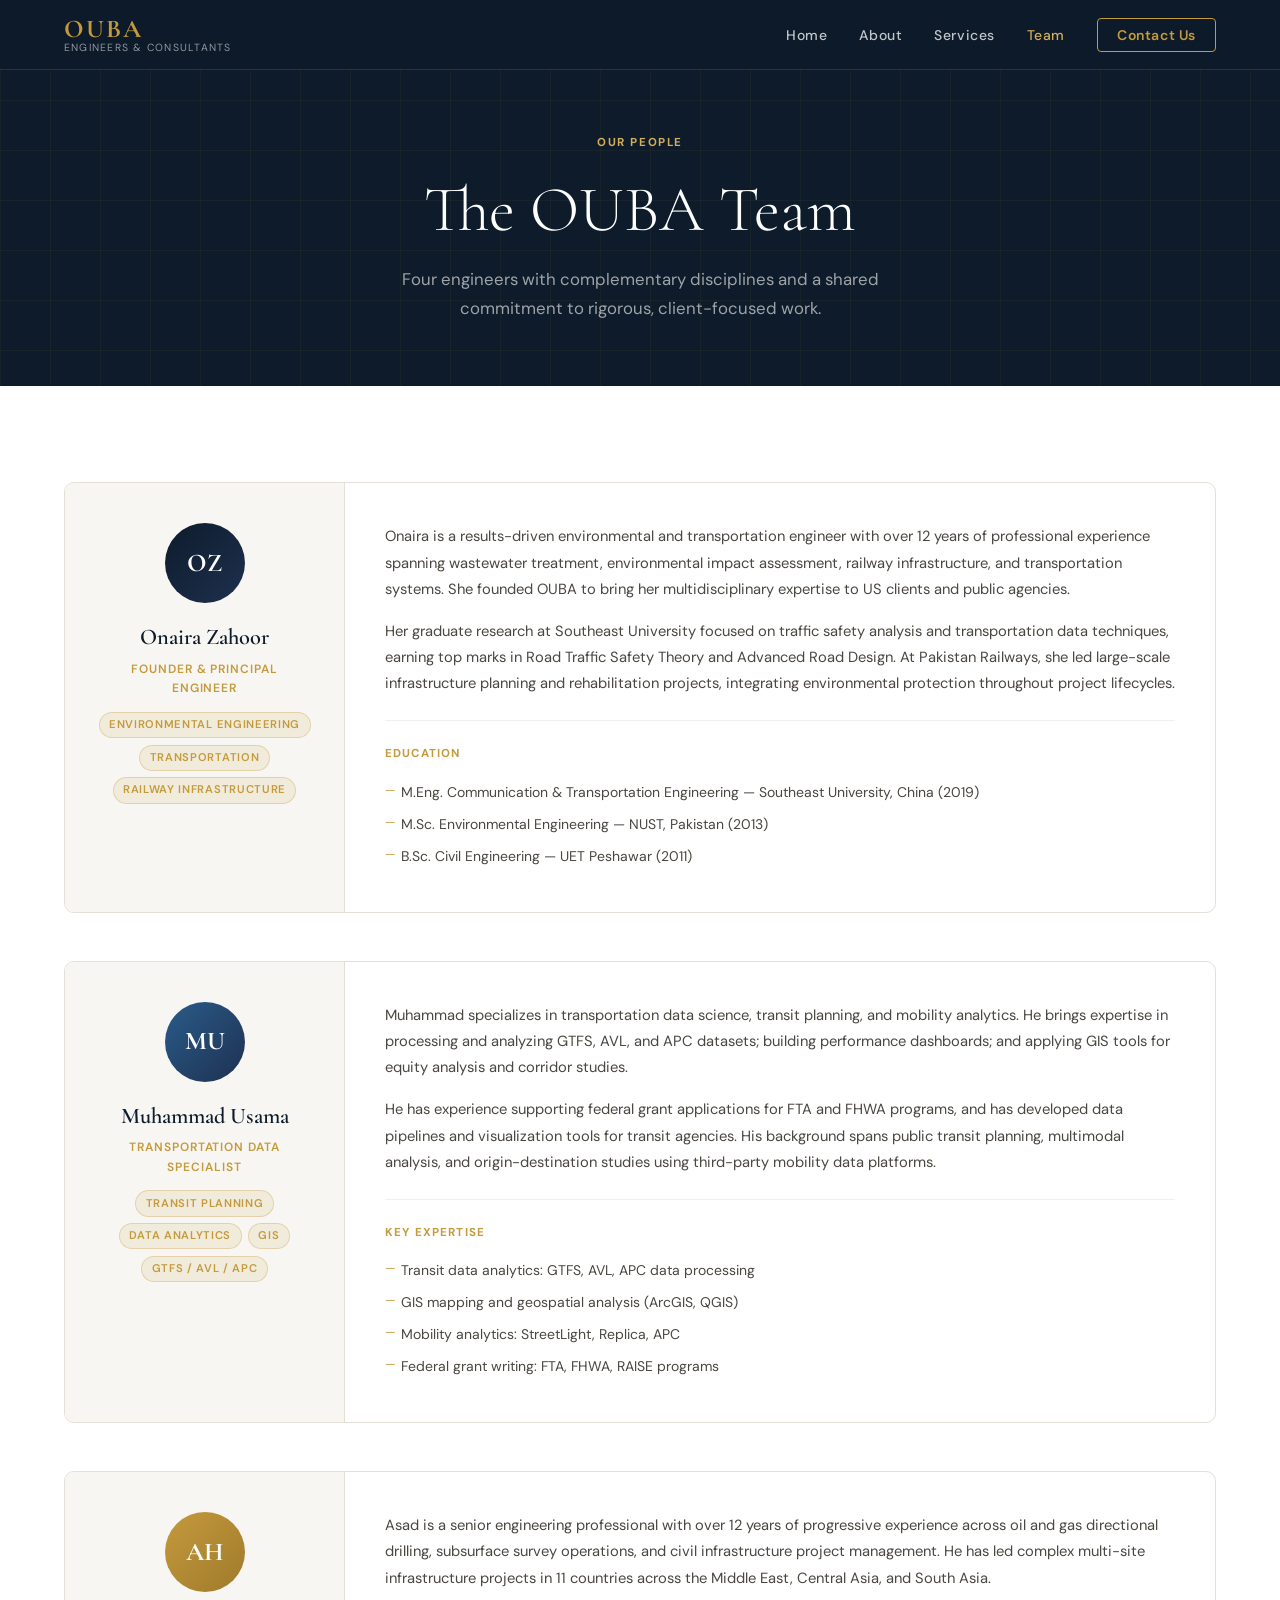
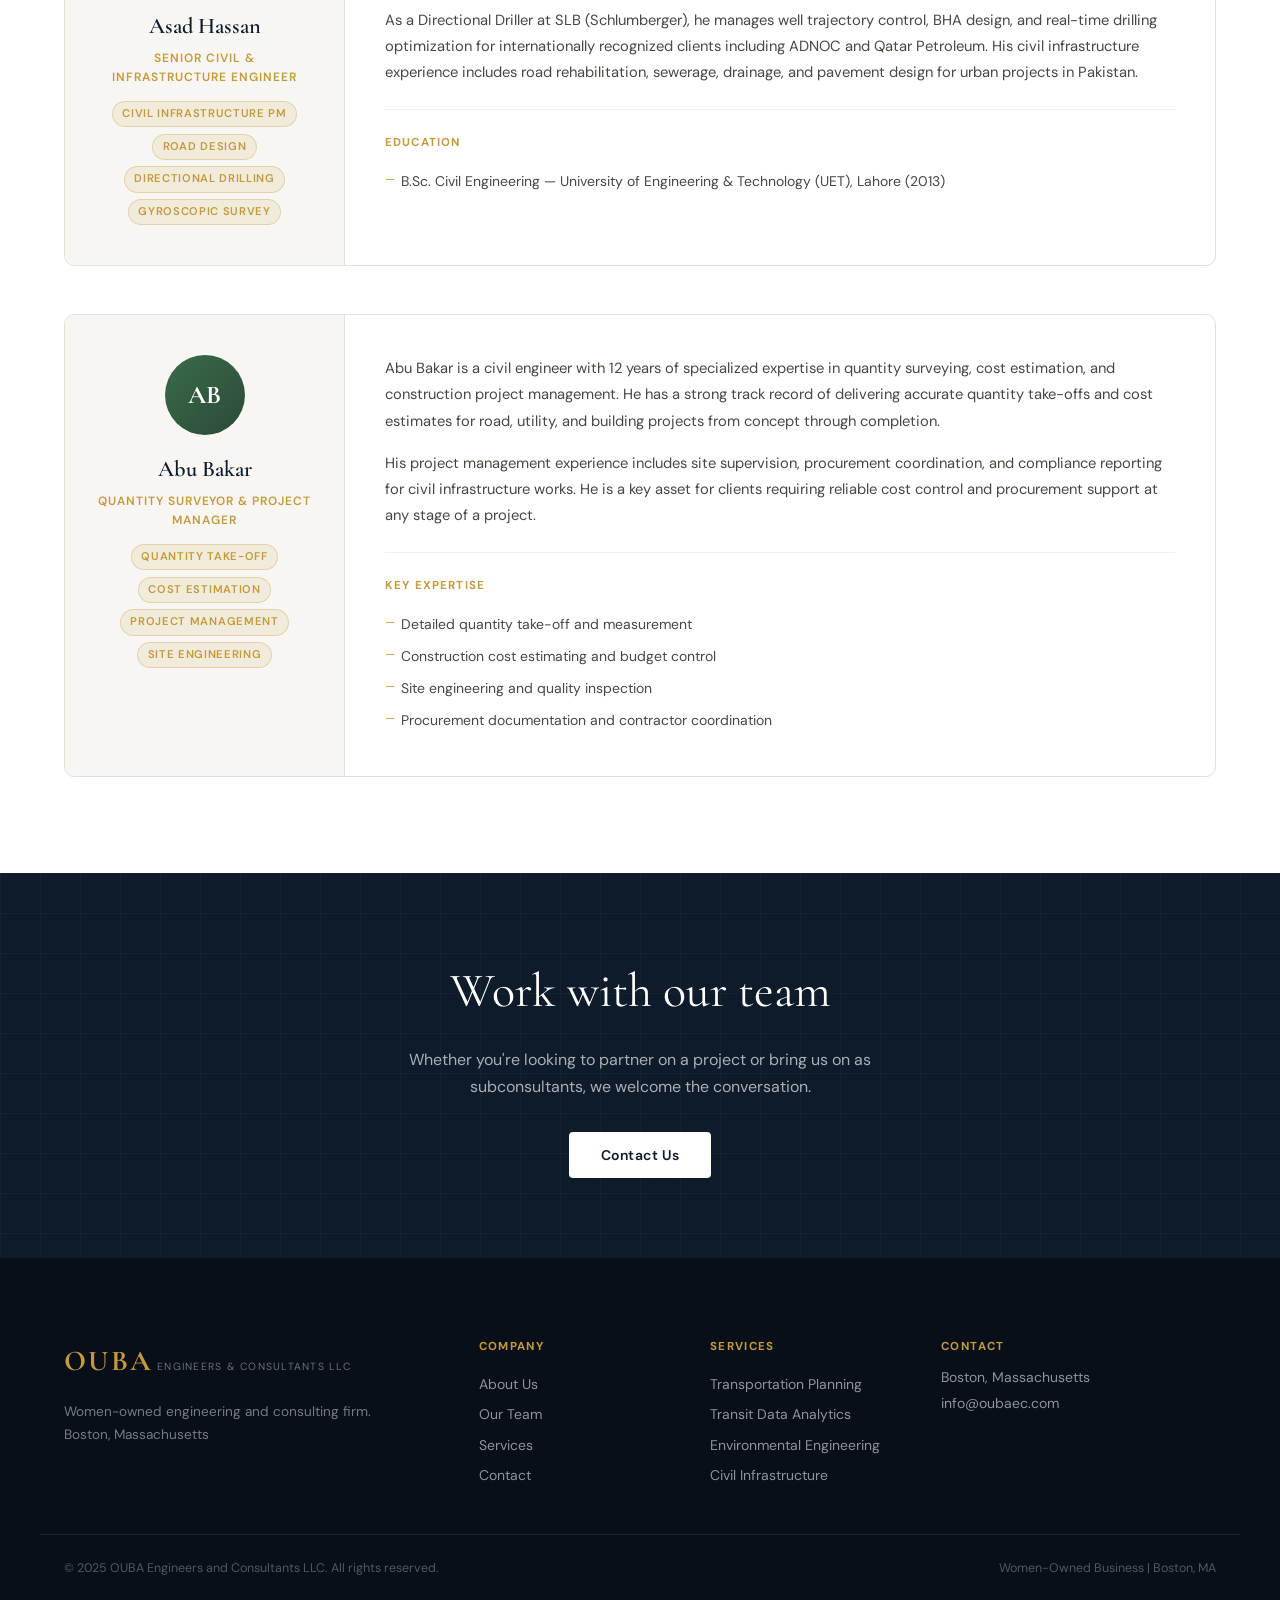
<file: pages/team.html>
<!DOCTYPE html>
<html lang="en">
<head>
  <meta charset="UTF-8" />
  <meta name="viewport" content="width=device-width, initial-scale=1.0" />
  <title>Team — OUBA Engineers and Consultants LLC</title>
  <link rel="stylesheet" href="../css/style.css" />
  <link rel="stylesheet" href="../css/pages.css" />
  <link rel="preconnect" href="https://fonts.googleapis.com" />
  <link rel="preconnect" href="https://fonts.gstatic.com" crossorigin />
  <link href="https://fonts.googleapis.com/css2?family=Cormorant+Garamond:wght@300;400;600;700&family=DM+Sans:wght@300;400;500;600&display=swap" rel="stylesheet" />
</head>
<body>

  <header class="nav-wrap">
    <nav class="nav container">
      <a href="../index.html" class="nav-logo">
        <span class="logo-ouba">OUBA</span>
        <span class="logo-sub">Engineers &amp; Consultants</span>
      </a>
      <button class="hamburger" id="hamburger"><span></span><span></span><span></span></button>
      <ul class="nav-links" id="navLinks">
        <li><a href="../index.html">Home</a></li>
        <li><a href="about.html">About</a></li>
        <li><a href="services.html">Services</a></li>
        <li><a href="team.html" class="active">Team</a></li>
        <li><a href="contact.html" class="nav-cta">Contact Us</a></li>
      </ul>
    </nav>
  </header>

  <section class="page-hero">
    <div class="container page-hero-inner">
      <span class="section-tag">Our People</span>
      <h1>The OUBA Team</h1>
      <p>Four engineers with complementary disciplines and a shared commitment to rigorous, client-focused work.</p>
    </div>
  </section>

  <section class="section">
    <div class="container team-profiles">

      <!-- Onaira -->
      <div class="profile-card fade-up">
        <div class="profile-left">
          <div class="profile-avatar tc-1">OZ</div>
          <div class="profile-meta">
            <h3>Onaira Zahoor</h3>
            <span class="team-role">Founder &amp; Principal Engineer</span>
            <div class="profile-tags">
              <span>Environmental Engineering</span>
              <span>Transportation</span>
              <span>Railway Infrastructure</span>
            </div>
          </div>
        </div>
        <div class="profile-body">
          <p>Onaira is a results-driven environmental and transportation engineer with over 12 years of professional experience spanning wastewater treatment, environmental impact assessment, railway infrastructure, and transportation systems. She founded OUBA to bring her multidisciplinary expertise to US clients and public agencies.</p>
          <p>Her graduate research at Southeast University focused on traffic safety analysis and transportation data techniques, earning top marks in Road Traffic Safety Theory and Advanced Road Design. At Pakistan Railways, she led large-scale infrastructure planning and rehabilitation projects, integrating environmental protection throughout project lifecycles.</p>
          <div class="profile-education">
            <h5>Education</h5>
            <ul>
              <li>M.Eng. Communication &amp; Transportation Engineering — Southeast University, China (2019)</li>
              <li>M.Sc. Environmental Engineering — NUST, Pakistan (2013)</li>
              <li>B.Sc. Civil Engineering — UET Peshawar (2011)</li>
            </ul>
          </div>
        </div>
      </div>

      <!-- Muhammad Usama -->
      <div class="profile-card fade-up">
        <div class="profile-left">
          <div class="profile-avatar tc-2">MU</div>
          <div class="profile-meta">
            <h3>Muhammad Usama</h3>
            <span class="team-role">Transportation Data Specialist</span>
            <div class="profile-tags">
              <span>Transit Planning</span>
              <span>Data Analytics</span>
              <span>GIS</span>
              <span>GTFS / AVL / APC</span>
            </div>
          </div>
        </div>
        <div class="profile-body">
          <p>Muhammad specializes in transportation data science, transit planning, and mobility analytics. He brings expertise in processing and analyzing GTFS, AVL, and APC datasets; building performance dashboards; and applying GIS tools for equity analysis and corridor studies.</p>
          <p>He has experience supporting federal grant applications for FTA and FHWA programs, and has developed data pipelines and visualization tools for transit agencies. His background spans public transit planning, multimodal analysis, and origin-destination studies using third-party mobility data platforms.</p>
          <div class="profile-education">
            <h5>Key Expertise</h5>
            <ul>
              <li>Transit data analytics: GTFS, AVL, APC data processing</li>
              <li>GIS mapping and geospatial analysis (ArcGIS, QGIS)</li>
              <li>Mobility analytics: StreetLight, Replica, APC</li>
              <li>Federal grant writing: FTA, FHWA, RAISE programs</li>
            </ul>
          </div>
        </div>
      </div>

      <!-- Asad Hassan -->
      <div class="profile-card fade-up">
        <div class="profile-left">
          <div class="profile-avatar tc-3">AH</div>
          <div class="profile-meta">
            <h3>Asad Hassan</h3>
            <span class="team-role">Senior Civil &amp; Infrastructure Engineer</span>
            <div class="profile-tags">
              <span>Civil Infrastructure PM</span>
              <span>Road Design</span>
              <span>Directional Drilling</span>
              <span>Gyroscopic Survey</span>
            </div>
          </div>
        </div>
        <div class="profile-body">
          <p>Asad is a senior engineering professional with over 12 years of progressive experience across oil and gas directional drilling, subsurface survey operations, and civil infrastructure project management. He has led complex multi-site infrastructure projects in 11 countries across the Middle East, Central Asia, and South Asia.</p>
          <p>As a Directional Driller at SLB (Schlumberger), he manages well trajectory control, BHA design, and real-time drilling optimization for internationally recognized clients including ADNOC and Qatar Petroleum. His civil infrastructure experience includes road rehabilitation, sewerage, drainage, and pavement design for urban projects in Pakistan.</p>
          <div class="profile-education">
            <h5>Education</h5>
            <ul>
              <li>B.Sc. Civil Engineering — University of Engineering &amp; Technology (UET), Lahore (2013)</li>
            </ul>
          </div>
        </div>
      </div>

      <!-- Abu Bakar -->
      <div class="profile-card fade-up">
        <div class="profile-left">
          <div class="profile-avatar tc-4">AB</div>
          <div class="profile-meta">
            <h3>Abu Bakar</h3>
            <span class="team-role">Quantity Surveyor &amp; Project Manager</span>
            <div class="profile-tags">
              <span>Quantity Take-Off</span>
              <span>Cost Estimation</span>
              <span>Project Management</span>
              <span>Site Engineering</span>
            </div>
          </div>
        </div>
        <div class="profile-body">
          <p>Abu Bakar is a civil engineer with 12 years of specialized expertise in quantity surveying, cost estimation, and construction project management. He has a strong track record of delivering accurate quantity take-offs and cost estimates for road, utility, and building projects from concept through completion.</p>
          <p>His project management experience includes site supervision, procurement coordination, and compliance reporting for civil infrastructure works. He is a key asset for clients requiring reliable cost control and procurement support at any stage of a project.</p>
          <div class="profile-education">
            <h5>Key Expertise</h5>
            <ul>
              <li>Detailed quantity take-off and measurement</li>
              <li>Construction cost estimating and budget control</li>
              <li>Site engineering and quality inspection</li>
              <li>Procurement documentation and contractor coordination</li>
            </ul>
          </div>
        </div>
      </div>

    </div>
  </section>

  <section class="cta-banner">
    <div class="container cta-inner">
      <h2>Work with our team</h2>
      <p>Whether you're looking to partner on a project or bring us on as subconsultants, we welcome the conversation.</p>
      <a href="contact.html" class="btn btn-white">Contact Us</a>
    </div>
  </section>

  <footer class="footer">
    <div class="container footer-inner">
      <div class="footer-brand">
        <span class="logo-ouba">OUBA</span>
        <span class="logo-sub">Engineers &amp; Consultants LLC</span>
        <p>Women-owned engineering and consulting firm.<br/>Boston, Massachusetts</p>
      </div>
      <div class="footer-links">
        <h5>Company</h5>
        <a href="about.html">About Us</a>
        <a href="team.html">Our Team</a>
        <a href="services.html">Services</a>
        <a href="contact.html">Contact</a>
      </div>
      <div class="footer-links">
        <h5>Services</h5>
        <a href="services.html#transportation">Transportation Planning</a>
        <a href="services.html#data">Transit Data Analytics</a>
        <a href="services.html#environmental">Environmental Engineering</a>
        <a href="services.html#civil">Civil Infrastructure</a>
      </div>
      <div class="footer-contact">
        <h5>Contact</h5>
        <p>Boston, Massachusetts</p>
        <a href="mailto:info@oubaec.com">info@oubaec.com</a>
      </div>
    </div>
    <div class="footer-bottom">
      <div class="container">
        <span>© 2025 OUBA Engineers and Consultants LLC. All rights reserved.</span>
        <span>Women-Owned Business | Boston, MA</span>
      </div>
    </div>
  </footer>
  <script src="../js/main.js"></script>
</body>
</html>
</file>
<file: css/style.css>
/* =============================================
   OUBA Engineers & Consultants LLC
   Main Stylesheet
   Aesthetic: Refined / Architectural / Authoritative
   Colors: Deep navy + warm gold + clean white
   Fonts: Cormorant Garamond (display) + DM Sans (body)
============================================= */

:root {
  --navy:       #0D1B2A;
  --navy-mid:   #162338;
  --navy-light: #1E3050;
  --gold:       #C49A3C;
  --gold-light: #D4AF5A;
  --gold-pale:  #F5EDD6;
  --white:      #FFFFFF;
  --off-white:  #F8F6F2;
  --gray-100:   #F2F0EC;
  --gray-200:   #E4E0D8;
  --gray-400:   #9E998E;
  --gray-700:   #4A4640;
  --text:       #1A1714;

  --radius:     4px;
  --radius-lg:  10px;
  --shadow:     0 4px 24px rgba(13,27,42,0.10);
  --shadow-lg:  0 12px 48px rgba(13,27,42,0.16);
  --transition: 0.3s ease;

  --font-display: 'Cormorant Garamond', Georgia, serif;
  --font-body:    'DM Sans', 'Helvetica Neue', sans-serif;

  --max-w: 1200px;
  --gutter: 1.5rem;
}

/* RESET */
*, *::before, *::after { box-sizing: border-box; margin: 0; padding: 0; }
html { scroll-behavior: smooth; font-size: 16px; }
body {
  font-family: var(--font-body);
  color: var(--text);
  background: var(--white);
  line-height: 1.6;
  overflow-x: hidden;
}
img { display: block; max-width: 100%; }
a { color: inherit; text-decoration: none; }
ul { list-style: none; }

/* CONTAINER */
.container {
  max-width: var(--max-w);
  margin: 0 auto;
  padding: 0 var(--gutter);
}

/* ============ NAVIGATION ============ */
.nav-wrap {
  position: fixed;
  top: 0; left: 0; right: 0;
  z-index: 100;
  background: rgba(13, 27, 42, 0.96);
  backdrop-filter: blur(12px);
  border-bottom: 1px solid rgba(196,154,60,0.2);
}
.nav {
  display: flex;
  align-items: center;
  justify-content: space-between;
  padding-top: 1rem;
  padding-bottom: 1rem;
}
.nav-logo {
  display: flex;
  flex-direction: column;
  line-height: 1;
}
.logo-ouba {
  font-family: var(--font-display);
  font-weight: 700;
  font-size: 1.6rem;
  color: var(--gold);
  letter-spacing: 0.08em;
}
.logo-sub {
  font-size: 0.65rem;
  color: rgba(255,255,255,0.55);
  letter-spacing: 0.12em;
  text-transform: uppercase;
  margin-top: 1px;
}
.nav-links {
  display: flex;
  align-items: center;
  gap: 2rem;
}
.nav-links a {
  color: rgba(255,255,255,0.75);
  font-size: 0.875rem;
  font-weight: 500;
  letter-spacing: 0.04em;
  transition: color var(--transition);
}
.nav-links a:hover,
.nav-links a.active { color: var(--gold-light); }
.nav-cta {
  border: 1px solid var(--gold) !important;
  color: var(--gold) !important;
  padding: 0.45rem 1.2rem;
  border-radius: var(--radius);
  font-weight: 600 !important;
  transition: background var(--transition), color var(--transition) !important;
}
.nav-cta:hover {
  background: var(--gold) !important;
  color: var(--navy) !important;
}
.hamburger {
  display: none;
  flex-direction: column;
  gap: 5px;
  background: none;
  border: none;
  cursor: pointer;
  padding: 4px;
}
.hamburger span {
  display: block;
  width: 24px;
  height: 2px;
  background: var(--white);
  transition: var(--transition);
}

/* ============ HERO ============ */
.hero {
  position: relative;
  min-height: 100vh;
  background: var(--navy);
  display: flex;
  align-items: center;
  overflow: hidden;
  padding-top: 80px;
}
.hero-bg {
  position: absolute;
  inset: 0;
  pointer-events: none;
}
.hero-grid {
  position: absolute;
  inset: 0;
  background-image:
    linear-gradient(rgba(196,154,60,0.06) 1px, transparent 1px),
    linear-gradient(90deg, rgba(196,154,60,0.06) 1px, transparent 1px);
  background-size: 60px 60px;
  mask-image: radial-gradient(ellipse 80% 70% at 70% 50%, rgba(0,0,0,0.5) 0%, transparent 80%);
}
.hero-content {
  position: relative;
  z-index: 2;
  padding-top: 4rem;
  padding-bottom: 6rem;
  max-width: 700px;
}
.hero-badge {
  display: inline-block;
  background: rgba(196,154,60,0.15);
  border: 1px solid rgba(196,154,60,0.35);
  color: var(--gold-light);
  font-size: 0.75rem;
  font-weight: 600;
  letter-spacing: 0.1em;
  text-transform: uppercase;
  padding: 0.35rem 1rem;
  border-radius: 2rem;
  margin-bottom: 2rem;
  animation: fadeUp 0.8s ease both;
}
.hero-title {
  font-family: var(--font-display);
  font-size: clamp(3rem, 6vw, 5.5rem);
  font-weight: 300;
  line-height: 1.1;
  color: var(--white);
  margin-bottom: 1.5rem;
  animation: fadeUp 0.8s ease 0.1s both;
}
.hero-title em {
  font-style: italic;
  color: var(--gold-light);
}
.hero-desc {
  font-size: 1.1rem;
  color: rgba(255,255,255,0.65);
  line-height: 1.7;
  max-width: 520px;
  margin-bottom: 2.5rem;
  animation: fadeUp 0.8s ease 0.2s both;
}
.hero-actions {
  display: flex;
  gap: 1rem;
  flex-wrap: wrap;
  margin-bottom: 4rem;
  animation: fadeUp 0.8s ease 0.3s both;
}
.hero-stats {
  display: flex;
  align-items: center;
  gap: 2rem;
  animation: fadeUp 0.8s ease 0.4s both;
}
.stat { display: flex; flex-direction: column; }
.stat-num {
  font-family: var(--font-display);
  font-size: 2.2rem;
  font-weight: 600;
  color: var(--gold-light);
  line-height: 1;
}
.stat-label {
  font-size: 0.72rem;
  color: rgba(255,255,255,0.5);
  text-transform: uppercase;
  letter-spacing: 0.08em;
  margin-top: 0.25rem;
}
.stat-divider {
  width: 1px;
  height: 40px;
  background: rgba(196,154,60,0.3);
}
.hero-scroll {
  position: absolute;
  bottom: 2rem;
  right: var(--gutter);
  display: flex;
  align-items: center;
  gap: 0.75rem;
  color: rgba(255,255,255,0.4);
  font-size: 0.7rem;
  letter-spacing: 0.12em;
  text-transform: uppercase;
  writing-mode: vertical-rl;
}
.scroll-line {
  width: 1px;
  height: 60px;
  background: linear-gradient(to bottom, rgba(196,154,60,0.6), transparent);
  animation: scrollPulse 2s ease infinite;
}

/* ============ BUTTONS ============ */
.btn {
  display: inline-block;
  padding: 0.75rem 2rem;
  font-family: var(--font-body);
  font-size: 0.875rem;
  font-weight: 600;
  letter-spacing: 0.04em;
  border-radius: var(--radius);
  transition: all var(--transition);
  cursor: pointer;
  border: none;
}
.btn-primary {
  background: var(--gold);
  color: var(--navy);
}
.btn-primary:hover {
  background: var(--gold-light);
  transform: translateY(-2px);
  box-shadow: 0 8px 24px rgba(196,154,60,0.35);
}
.btn-outline {
  border: 1.5px solid rgba(255,255,255,0.35);
  color: var(--white);
}
.btn-outline:hover {
  border-color: var(--gold);
  color: var(--gold);
}
.btn-white {
  background: var(--white);
  color: var(--navy);
}
.btn-white:hover {
  background: var(--gold-pale);
  transform: translateY(-2px);
}
.btn-navy {
  background: var(--navy);
  color: var(--white);
}
.btn-navy:hover {
  background: var(--navy-light);
  transform: translateY(-2px);
}

/* ============ INTRO STRIP ============ */
.intro-strip {
  background: var(--gold);
  padding: 1.25rem 0;
}
.intro-strip-inner p {
  text-align: center;
  color: var(--navy);
  font-size: 0.95rem;
  font-weight: 400;
  letter-spacing: 0.01em;
}
.intro-strip-inner strong {
  font-weight: 700;
}

/* ============ SECTION COMMON ============ */
.section {
  padding: 6rem 0;
}
.section-header {
  text-align: center;
  margin-bottom: 4rem;
}
.section-tag {
  display: inline-block;
  font-size: 0.72rem;
  font-weight: 700;
  letter-spacing: 0.14em;
  text-transform: uppercase;
  color: var(--gold);
  margin-bottom: 0.75rem;
}
.section-header h2 {
  font-family: var(--font-display);
  font-size: clamp(2rem, 4vw, 3rem);
  font-weight: 400;
  color: var(--navy);
  line-height: 1.2;
}
.section-sub {
  margin-top: 1rem;
  color: var(--gray-700);
  max-width: 560px;
  margin-left: auto;
  margin-right: auto;
  font-size: 1rem;
  line-height: 1.7;
}

/* ============ SERVICES GRID ============ */
.services-overview { background: var(--off-white); }
.services-grid {
  display: grid;
  grid-template-columns: repeat(auto-fit, minmax(310px, 1fr));
  gap: 1.5rem;
}
.service-card {
  background: var(--white);
  border: 1px solid var(--gray-200);
  border-radius: var(--radius-lg);
  padding: 2rem;
  transition: all var(--transition);
  position: relative;
  overflow: hidden;
}
.service-card::before {
  content: '';
  position: absolute;
  top: 0; left: 0; right: 0;
  height: 3px;
  background: linear-gradient(90deg, var(--gold), var(--gold-light));
  transform: scaleX(0);
  transform-origin: left;
  transition: transform var(--transition);
}
.service-card:hover {
  border-color: var(--gold-light);
  transform: translateY(-4px);
  box-shadow: var(--shadow-lg);
}
.service-card:hover::before { transform: scaleX(1); }
.service-icon {
  width: 48px;
  height: 48px;
  color: var(--gold);
  margin-bottom: 1.25rem;
}
.service-card h3 {
  font-family: var(--font-display);
  font-size: 1.35rem;
  font-weight: 600;
  color: var(--navy);
  margin-bottom: 0.75rem;
  line-height: 1.3;
}
.service-card p {
  font-size: 0.9rem;
  color: var(--gray-700);
  line-height: 1.7;
  margin-bottom: 1.25rem;
}
.service-link {
  font-size: 0.85rem;
  font-weight: 600;
  color: var(--gold);
  letter-spacing: 0.02em;
  transition: letter-spacing var(--transition);
}
.service-link:hover { letter-spacing: 0.08em; }
.services-cta {
  text-align: center;
  margin-top: 3rem;
}

/* ============ WHY OUBA ============ */
.why-section { background: var(--white); }
.why-inner {
  display: grid;
  grid-template-columns: 1fr 1fr;
  gap: 5rem;
  align-items: center;
}
.why-text .section-tag { display: block; margin-bottom: 0.5rem; }
.why-text h2 {
  font-family: var(--font-display);
  font-size: clamp(2rem, 3.5vw, 2.8rem);
  font-weight: 400;
  color: var(--navy);
  line-height: 1.2;
  margin-bottom: 1.25rem;
}
.why-text > p {
  color: var(--gray-700);
  line-height: 1.75;
  margin-bottom: 2rem;
}
.why-list {
  margin-bottom: 2.5rem;
}
.why-list li {
  display: flex;
  align-items: flex-start;
  gap: 0.75rem;
  font-size: 0.92rem;
  color: var(--gray-700);
  padding: 0.6rem 0;
  border-bottom: 1px solid var(--gray-100);
}
.check {
  color: var(--gold);
  font-weight: 700;
  font-size: 1rem;
  margin-top: 1px;
  flex-shrink: 0;
}
.why-card-stack {
  position: relative;
  height: 380px;
}
.why-card {
  position: absolute;
  background: var(--navy);
  color: var(--white);
  border-radius: var(--radius-lg);
  padding: 2rem;
  width: 220px;
}
.wc1 { top: 0; left: 0; z-index: 3; }
.wc2 { top: 80px; left: 100px; z-index: 2; background: var(--gold); color: var(--navy); }
.wc3 { top: 180px; left: 40px; z-index: 4; background: var(--navy-light); }
.wc-num {
  font-family: var(--font-display);
  font-size: 2.8rem;
  font-weight: 700;
  line-height: 1;
  margin-bottom: 0.5rem;
}
.wc2 .wc-num { color: var(--navy); }
.wc-label {
  font-size: 0.8rem;
  opacity: 0.8;
  line-height: 1.4;
}
.wc2 .wc-label { color: var(--navy); opacity: 0.75; }

/* ============ TEAM SECTION ============ */
.team-section { background: var(--off-white); }
.team-grid {
  display: grid;
  grid-template-columns: repeat(auto-fit, minmax(240px, 1fr));
  gap: 1.5rem;
}
.team-card {
  background: var(--white);
  border: 1px solid var(--gray-200);
  border-radius: var(--radius-lg);
  padding: 2rem;
  text-align: center;
  transition: transform var(--transition), box-shadow var(--transition);
}
.team-card:hover {
  transform: translateY(-4px);
  box-shadow: var(--shadow);
}
.team-avatar {
  width: 64px; height: 64px;
  border-radius: 50%;
  display: flex;
  align-items: center;
  justify-content: center;
  font-family: var(--font-display);
  font-size: 1.3rem;
  font-weight: 700;
  color: var(--white);
  margin: 0 auto 1.25rem;
}
.tc-1 { background: linear-gradient(135deg, var(--navy), var(--navy-light)); }
.tc-2 { background: linear-gradient(135deg, #2A5C8A, #1E3050); }
.tc-3 { background: linear-gradient(135deg, var(--gold), #a07a2c); }
.tc-4 { background: linear-gradient(135deg, #3A6B4A, #2A4A35); }
.team-card h4 {
  font-family: var(--font-display);
  font-size: 1.25rem;
  font-weight: 600;
  color: var(--navy);
  margin-bottom: 0.3rem;
}
.team-role {
  display: block;
  font-size: 0.75rem;
  font-weight: 600;
  text-transform: uppercase;
  letter-spacing: 0.08em;
  color: var(--gold);
  margin-bottom: 0.85rem;
}
.team-card p {
  font-size: 0.875rem;
  color: var(--gray-700);
  line-height: 1.65;
}

/* ============ CTA BANNER ============ */
.cta-banner {
  background: var(--navy);
  padding: 5rem 0;
  position: relative;
  overflow: hidden;
}
.cta-banner::before {
  content: '';
  position: absolute;
  inset: 0;
  background-image:
    linear-gradient(rgba(196,154,60,0.05) 1px, transparent 1px),
    linear-gradient(90deg, rgba(196,154,60,0.05) 1px, transparent 1px);
  background-size: 40px 40px;
}
.cta-inner {
  position: relative;
  text-align: center;
}
.cta-inner h2 {
  font-family: var(--font-display);
  font-size: clamp(2rem, 4vw, 3rem);
  font-weight: 400;
  color: var(--white);
  margin-bottom: 1rem;
}
.cta-inner p {
  color: rgba(255,255,255,0.65);
  font-size: 1rem;
  max-width: 500px;
  margin: 0 auto 2rem;
  line-height: 1.7;
}

/* ============ FOOTER ============ */
.footer {
  background: #080F18;
  color: rgba(255,255,255,0.65);
  padding: 5rem 0 0;
}
.footer-inner {
  display: grid;
  grid-template-columns: 2fr 1fr 1fr 1.5fr;
  gap: 3rem;
  padding-bottom: 3rem;
  border-bottom: 1px solid rgba(255,255,255,0.08);
}
.footer-brand .logo-ouba { font-size: 1.8rem; }
.footer-brand .logo-sub { color: rgba(255,255,255,0.4); }
.footer-brand p {
  font-size: 0.85rem;
  margin-top: 1rem;
  line-height: 1.7;
  color: rgba(255,255,255,0.45);
}
.footer-links { display: flex; flex-direction: column; gap: 0.5rem; }
.footer-links h5, .footer-contact h5 {
  font-size: 0.72rem;
  font-weight: 700;
  text-transform: uppercase;
  letter-spacing: 0.12em;
  color: var(--gold);
  margin-bottom: 0.5rem;
}
.footer-links a {
  font-size: 0.875rem;
  color: rgba(255,255,255,0.55);
  transition: color var(--transition);
}
.footer-links a:hover { color: var(--gold-light); }
.footer-contact p, .footer-contact a {
  font-size: 0.875rem;
  color: rgba(255,255,255,0.55);
  line-height: 1.8;
}
.footer-contact a:hover { color: var(--gold-light); }
.footer-bottom {
  padding: 1.5rem 0;
}
.footer-bottom .container {
  display: flex;
  justify-content: space-between;
  font-size: 0.78rem;
  color: rgba(255,255,255,0.3);
  flex-wrap: wrap;
  gap: 0.5rem;
}

/* ============ ANIMATIONS ============ */
@keyframes fadeUp {
  from { opacity: 0; transform: translateY(24px); }
  to   { opacity: 1; transform: translateY(0); }
}
@keyframes scrollPulse {
  0%, 100% { opacity: 0.5; transform: scaleY(1); }
  50%       { opacity: 1;   transform: scaleY(1.15); }
}
.fade-up {
  opacity: 0;
  transform: translateY(28px);
  transition: opacity 0.7s ease, transform 0.7s ease;
}
.fade-up.visible {
  opacity: 1;
  transform: translateY(0);
}

/* ============ INNER PAGE HERO ============ */
.page-hero {
  background: var(--navy);
  padding: 8rem 0 4rem;
  text-align: center;
  position: relative;
  overflow: hidden;
}
.page-hero::before {
  content: '';
  position: absolute;
  inset: 0;
  background-image:
    linear-gradient(rgba(196,154,60,0.06) 1px, transparent 1px),
    linear-gradient(90deg, rgba(196,154,60,0.06) 1px, transparent 1px);
  background-size: 50px 50px;
}
.page-hero-inner { position: relative; }
.page-hero .section-tag { color: var(--gold-light); }
.page-hero h1 {
  font-family: var(--font-display);
  font-size: clamp(2.5rem, 5vw, 4rem);
  font-weight: 300;
  color: var(--white);
  line-height: 1.2;
  margin: 0.5rem 0 1rem;
}
.page-hero p {
  color: rgba(255,255,255,0.6);
  font-size: 1.05rem;
  max-width: 560px;
  margin: 0 auto;
  line-height: 1.7;
}

/* ============ RESPONSIVE ============ */
@media (max-width: 900px) {
  .why-inner { grid-template-columns: 1fr; gap: 3rem; }
  .why-visual { display: none; }
  .footer-inner { grid-template-columns: 1fr 1fr; }
}
@media (max-width: 640px) {
  .nav-links {
    display: none;
    position: absolute;
    top: 100%;
    left: 0; right: 0;
    background: var(--navy);
    flex-direction: column;
    gap: 0;
    padding: 1rem 0;
    border-top: 1px solid rgba(196,154,60,0.2);
  }
  .nav-links.open { display: flex; }
  .nav-links li { width: 100%; }
  .nav-links a {
    display: block;
    padding: 0.75rem 1.5rem;
  }
  .nav-cta { border-radius: 0 !important; border-left: none !important; border-right: none !important; }
  .hamburger { display: flex; }
  .hero-stats { flex-wrap: wrap; gap: 1rem; }
  .stat-divider { display: none; }
  .footer-inner { grid-template-columns: 1fr; gap: 2rem; }
  .footer-bottom .container { flex-direction: column; }
}
</file>
<file: css/pages.css>
/* =============================================
   OUBA — Pages CSS (services, about, team, contact)
============================================= */

/* ======= SERVICE DETAIL PAGES ======= */
.alt-bg { background: var(--off-white); }

.service-detail-inner {
  display: grid;
  grid-template-columns: 80px 1fr;
  gap: 3rem;
  align-items: start;
}
.sd-label {
  font-family: var(--font-display);
  font-size: 4rem;
  font-weight: 700;
  color: var(--gray-200);
  line-height: 1;
  padding-top: 0.5rem;
  user-select: none;
}
.sd-content .section-tag { display: block; margin-bottom: 0.4rem; }
.sd-content h2 {
  font-family: var(--font-display);
  font-size: clamp(1.75rem, 3vw, 2.5rem);
  font-weight: 400;
  color: var(--navy);
  line-height: 1.2;
  margin-bottom: 1rem;
}
.sd-content > p {
  font-size: 1rem;
  color: var(--gray-700);
  line-height: 1.75;
  max-width: 700px;
  margin-bottom: 2.5rem;
}
.service-items-grid {
  display: grid;
  grid-template-columns: repeat(auto-fit, minmax(260px, 1fr));
  gap: 1.25rem;
}
.si-item {
  background: var(--white);
  border: 1px solid var(--gray-200);
  border-left: 3px solid var(--gold);
  border-radius: var(--radius);
  padding: 1.25rem 1.5rem;
}
.alt-bg .si-item { background: var(--white); }
.si-item h4 {
  font-family: var(--font-display);
  font-size: 1.1rem;
  font-weight: 600;
  color: var(--navy);
  margin-bottom: 0.5rem;
}
.si-item p {
  font-size: 0.875rem;
  color: var(--gray-700);
  line-height: 1.65;
}

@media (max-width: 640px) {
  .service-detail-inner { grid-template-columns: 1fr; gap: 1rem; }
  .sd-label { font-size: 2rem; }
}

/* ======= ABOUT PAGE ======= */
.about-mission {
  display: grid;
  grid-template-columns: 1fr 1fr;
  gap: 5rem;
  align-items: start;
}
.mission-text .section-tag { display: block; margin-bottom: 0.4rem; }
.mission-text h2 {
  font-family: var(--font-display);
  font-size: clamp(1.75rem, 3vw, 2.6rem);
  font-weight: 400;
  color: var(--navy);
  line-height: 1.2;
  margin-bottom: 1.25rem;
}
.mission-text p {
  font-size: 0.95rem;
  color: var(--gray-700);
  line-height: 1.8;
  margin-bottom: 1rem;
}
.mission-values {
  display: grid;
  grid-template-columns: 1fr 1fr;
  gap: 1.25rem;
}
.value-item {
  background: var(--off-white);
  border-radius: var(--radius-lg);
  padding: 1.5rem;
}
.value-icon {
  font-size: 1rem;
  color: var(--gold);
  margin-bottom: 0.75rem;
}
.value-item h4 {
  font-family: var(--font-display);
  font-size: 1.1rem;
  font-weight: 600;
  color: var(--navy);
  margin-bottom: 0.5rem;
}
.value-item p {
  font-size: 0.85rem;
  color: var(--gray-700);
  line-height: 1.65;
}
@media (max-width: 800px) {
  .about-mission { grid-template-columns: 1fr; gap: 2.5rem; }
  .mission-values { grid-template-columns: 1fr; }
}

/* CERTIFICATIONS */
.cert-grid {
  display: grid;
  grid-template-columns: repeat(auto-fit, minmax(260px, 1fr));
  gap: 1.5rem;
}
.cert-card {
  background: var(--white);
  border: 1px solid var(--gray-200);
  border-radius: var(--radius-lg);
  padding: 2rem;
  text-align: center;
}
.cert-badge {
  display: inline-block;
  background: var(--navy);
  color: var(--gold);
  font-family: var(--font-display);
  font-size: 1.4rem;
  font-weight: 700;
  letter-spacing: 0.08em;
  padding: 0.5rem 1.25rem;
  border-radius: var(--radius);
  margin-bottom: 1rem;
}
.cert-card h4 {
  font-family: var(--font-display);
  font-size: 1.15rem;
  font-weight: 600;
  color: var(--navy);
  margin-bottom: 0.6rem;
}
.cert-card p {
  font-size: 0.875rem;
  color: var(--gray-700);
  line-height: 1.65;
}

/* NAICS TABLE */
.naics-table-wrap { overflow-x: auto; }
.naics-table {
  width: 100%;
  border-collapse: collapse;
  font-size: 0.9rem;
}
.naics-table th {
  background: var(--navy);
  color: var(--white);
  text-align: left;
  padding: 0.85rem 1.25rem;
  font-size: 0.78rem;
  font-weight: 600;
  text-transform: uppercase;
  letter-spacing: 0.08em;
}
.naics-table td {
  padding: 0.85rem 1.25rem;
  border-bottom: 1px solid var(--gray-200);
  color: var(--gray-700);
}
.naics-table tr:hover td { background: var(--off-white); }
.naics-table td:first-child {
  font-weight: 700;
  color: var(--navy);
  font-family: var(--font-display);
}

/* ======= TEAM PAGE ======= */
.team-profiles {
  display: flex;
  flex-direction: column;
  gap: 3rem;
}
.profile-card {
  background: var(--white);
  border: 1px solid var(--gray-200);
  border-radius: var(--radius-lg);
  overflow: hidden;
  display: grid;
  grid-template-columns: 280px 1fr;
}
.profile-left {
  background: var(--off-white);
  padding: 2.5rem 2rem;
  display: flex;
  flex-direction: column;
  align-items: center;
  text-align: center;
  gap: 1rem;
  border-right: 1px solid var(--gray-200);
}
.profile-avatar {
  width: 80px; height: 80px;
  border-radius: 50%;
  display: flex;
  align-items: center;
  justify-content: center;
  font-family: var(--font-display);
  font-size: 1.6rem;
  font-weight: 700;
  color: var(--white);
}
.profile-meta h3 {
  font-family: var(--font-display);
  font-size: 1.4rem;
  font-weight: 600;
  color: var(--navy);
  margin-bottom: 0.3rem;
}
.profile-tags {
  display: flex;
  flex-wrap: wrap;
  gap: 0.4rem;
  justify-content: center;
  margin-top: 0.75rem;
}
.profile-tags span {
  font-size: 0.7rem;
  font-weight: 600;
  text-transform: uppercase;
  letter-spacing: 0.06em;
  background: rgba(196,154,60,0.12);
  color: var(--gold);
  border: 1px solid rgba(196,154,60,0.3);
  padding: 0.2rem 0.6rem;
  border-radius: 2rem;
}
.profile-body {
  padding: 2.5rem;
}
.profile-body p {
  font-size: 0.92rem;
  color: var(--gray-700);
  line-height: 1.78;
  margin-bottom: 1rem;
}
.profile-education {
  margin-top: 1.5rem;
  padding-top: 1.5rem;
  border-top: 1px solid var(--gray-100);
}
.profile-education h5 {
  font-size: 0.72rem;
  font-weight: 700;
  text-transform: uppercase;
  letter-spacing: 0.1em;
  color: var(--gold);
  margin-bottom: 0.75rem;
}
.profile-education li {
  font-size: 0.875rem;
  color: var(--gray-700);
  padding: 0.3rem 0;
  padding-left: 1rem;
  position: relative;
}
.profile-education li::before {
  content: '—';
  position: absolute;
  left: 0;
  color: var(--gold);
  font-size: 0.75rem;
}
@media (max-width: 800px) {
  .profile-card { grid-template-columns: 1fr; }
  .profile-left { border-right: none; border-bottom: 1px solid var(--gray-200); }
}

/* ======= CONTACT PAGE ======= */
.contact-layout {
  display: grid;
  grid-template-columns: 1fr 1.2fr;
  gap: 5rem;
  align-items: start;
}
.contact-info h2 {
  font-family: var(--font-display);
  font-size: clamp(1.75rem, 3vw, 2.5rem);
  font-weight: 400;
  color: var(--navy);
  margin-bottom: 1rem;
  line-height: 1.2;
}
.contact-info > p {
  font-size: 0.95rem;
  color: var(--gray-700);
  line-height: 1.75;
  margin-bottom: 2rem;
}
.contact-item {
  display: flex;
  gap: 1rem;
  align-items: flex-start;
  margin-bottom: 1.5rem;
}
.contact-icon {
  font-size: 1.4rem;
  color: var(--gold);
  line-height: 1;
  margin-top: 2px;
  width: 28px;
  flex-shrink: 0;
}
.contact-item h5 {
  font-size: 0.72rem;
  font-weight: 700;
  text-transform: uppercase;
  letter-spacing: 0.1em;
  color: var(--gold);
  margin-bottom: 0.25rem;
}
.contact-item p, .contact-item a {
  font-size: 0.9rem;
  color: var(--gray-700);
}
.contact-item a:hover { color: var(--gold); }
.contact-divider {
  height: 1px;
  background: var(--gray-200);
  margin: 1.5rem 0;
}
.contact-info h4 {
  font-family: var(--font-display);
  font-size: 1.1rem;
  font-weight: 600;
  color: var(--navy);
  margin-bottom: 0.75rem;
}
.contact-service-list li {
  font-size: 0.875rem;
  color: var(--gray-700);
  padding: 0.35rem 0;
  padding-left: 1.25rem;
  position: relative;
  border-bottom: 1px solid var(--gray-100);
}
.contact-service-list li::before {
  content: '→';
  position: absolute;
  left: 0;
  color: var(--gold);
  font-size: 0.8rem;
}
.contact-form-wrap {
  background: var(--off-white);
  border: 1px solid var(--gray-200);
  border-radius: var(--radius-lg);
  padding: 2.5rem;
}
.contact-form { display: flex; flex-direction: column; gap: 1.25rem; }
.form-row { display: grid; grid-template-columns: 1fr 1fr; gap: 1rem; }
.form-group { display: flex; flex-direction: column; gap: 0.4rem; }
.form-group label {
  font-size: 0.78rem;
  font-weight: 600;
  text-transform: uppercase;
  letter-spacing: 0.08em;
  color: var(--navy);
}
.form-group input,
.form-group select,
.form-group textarea {
  font-family: var(--font-body);
  font-size: 0.9rem;
  color: var(--text);
  background: var(--white);
  border: 1.5px solid var(--gray-200);
  border-radius: var(--radius);
  padding: 0.7rem 1rem;
  transition: border-color var(--transition);
  outline: none;
  width: 100%;
}
.form-group input:focus,
.form-group select:focus,
.form-group textarea:focus {
  border-color: var(--gold);
}
.form-group textarea { resize: vertical; min-height: 120px; }
.form-note {
  font-size: 0.78rem;
  color: var(--gray-400);
  text-align: center;
  margin-top: 0.25rem;
}
@media (max-width: 800px) {
  .contact-layout { grid-template-columns: 1fr; gap: 3rem; }
  .form-row { grid-template-columns: 1fr; }
}
</file>
